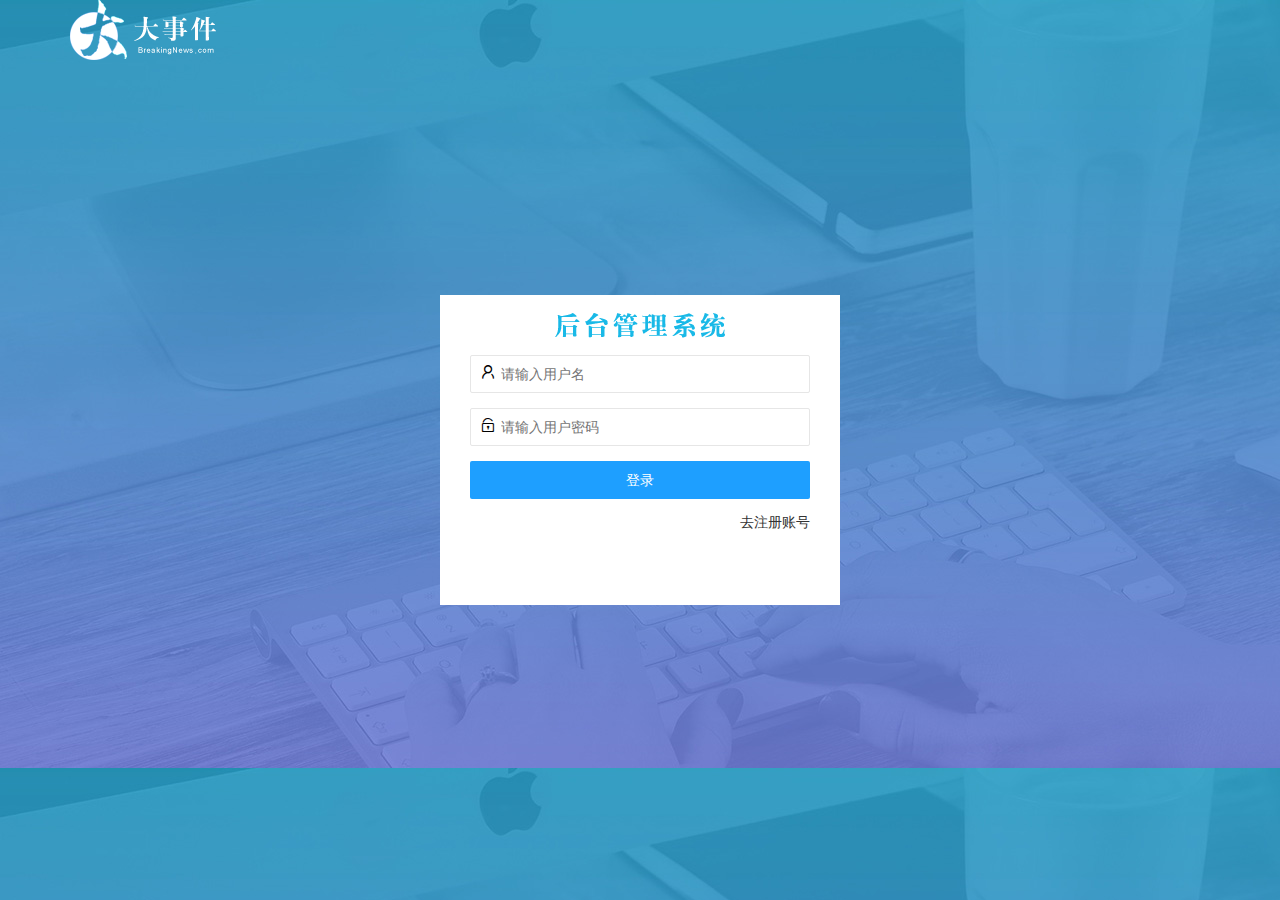
<file: Login.html>
<!DOCTYPE html>
<html lang="en">

<head>
    <meta charset="UTF-8">
    <meta http-equiv="X-UA-Compatible" content="IE=edge">
    <meta name="viewport" content="width=device-width, initial-scale=1.0">
    <!-- 导入layUI样式 -->
    <link rel="stylesheet" href="assets/lib/layui/css/layui.css">
    <link rel="stylesheet" href="assets/css/login.css">
    <title>Document</title>
</head>

<body>
    <!-- 头部logo区域 -->
    <div class="layui-main"><img src="/assets/images/logo.png" alt="大事件logo"></div>
    <!-- 登录注册区 -->
    <div class="loginAndRegBox">
        <div class="title-box"></div>
        <!-- 登录的div -->
        <div class="login-box">
            <form class="layui-form" id="form_login">
                <!-- 提示：如果你不想用form，你可以换成div等任何一个普通元素 -->
                <div class="layui-form-item">
                    <i class="layui-icon layui-icon-username"></i>
                    <input type="text" name="username" placeholder="请输入用户名" lay-verify="required" autocomplete="off"
                        class="layui-input">
                </div>
                <div class="layui-form-item">
                    <i class="layui-icon layui-icon-password"></i>
                    <input type="password" name="password" placeholder="请输入用户密码" lay-verify="required|pwd"
                        autocomplete="off" class="layui-input">
                </div>
                <!-- 登录按钮 -->
                <div class="layui-form-item"><button class="layui-btn layui-btn-fluid layui-btn-normal"
                        lay-submit>登录</button></div>

                <div class="layui-form-item links">
                    <a href="javascript:;" id="link_reg">去注册账号</a>
                </div>
            </form>
        </div>
        <!-- 注册的div -->
        <div class="reg-box">
            <form class="layui-form" id="form_reg">
                <!-- 提示：如果你不想用form，你可以换成div等任何一个普通元素 -->
                <div class="layui-form-item">
                    <i class="layui-icon layui-icon-username"></i>
                    <input type="text" name="userName" placeholder="请输入用户名" lay-verify="required" autocomplete="off"
                        class="layui-input">
                </div>
                <div class="layui-form-item">
                    <i class="layui-icon layui-icon-password"></i>
                    <input type="password" lay-verify="required" lay-verify="required|pwd" name="password"
                        id="passwordOne" placeholder="请输入用户密码" required autocomplete="off" class="layui-input">
                </div>
                <!-- 确认密码框 -->
                <div class="layui-form-item">
                    <i class="layui-icon layui-icon-password"></i>
                    <input type="password" name="rePassword" placeholder="请输入用户密码" lay-verify="required|pwd|rePwd"
                        autocomplete="off" class="layui-input">
                </div>
                <!-- 注册按钮 -->
                <div class="layui-form-item"><button class="layui-btn layui-btn-fluid layui-btn-normal"
                        lay-submit>注册</button>
                </div>
                <div class="layui-form-item links">
                    <a href="javascript:;" id="link_login">去登录账号</a>
                </div>
            </form>
        </div>
    </div>
    <!-- 导入jquery -->
    <script src="/assets/lib/jquery.js"></script>
    <!-- 导入layui的js文件 -->
    <script src="/assets/lib/layui/layui.all.js"></script>
    <script src="/assets/js/baseAPI.js"></script>
    <!-- 导入页面js -->
    <script src="/assets/js/login.js"></script>
</body>

</html>
</file>
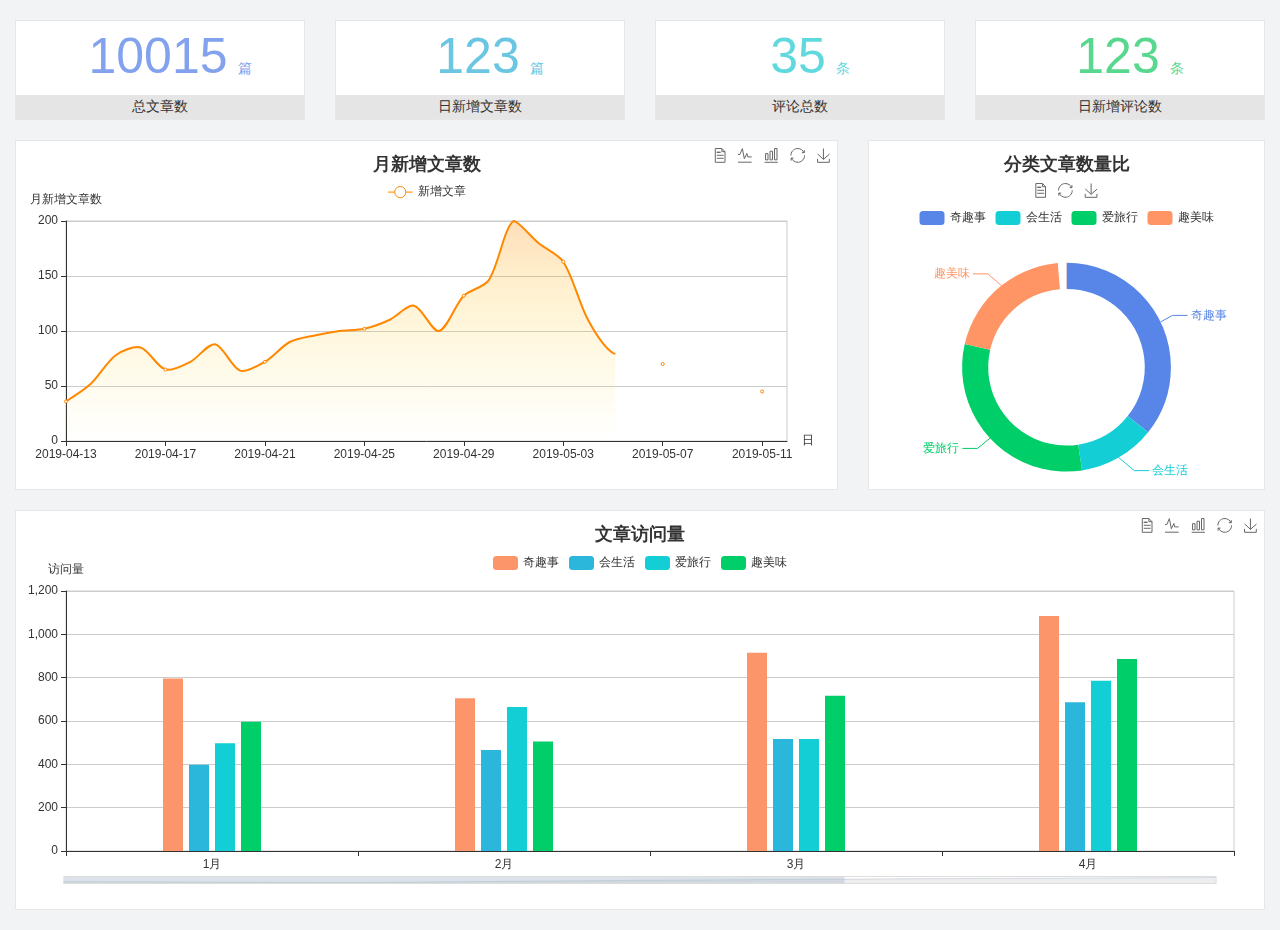
<file: home/dashboard.html>
<!DOCTYPE html>
<html lang="en">

<head>
  <meta charset="UTF-8">
  <meta name="viewport" content="width=device-width, initial-scale=1.0">
  <meta http-equiv="X-UA-Compatible" content="ie=edge">
  <title>图表统计</title>
  <link rel="stylesheet" href="../../assets/lib/bootstrap.css" />
  <link rel="stylesheet" href="../../assets/lib/main.css" />
  <script src="../../assets/lib/jquery.js"></script>
  <script type="text/javascript" src="../../assets/lib/echarts.min.js"></script>
</head>

<body>
  <div class="container-fluid">
    <div class="row spannel_list">
      <div class="col-sm-3 col-xs-6">
        <div class="spannel">
          <em>10015</em><span>篇</span>
          <b>总文章数</b>
        </div>
      </div>
      <div class="col-sm-3 col-xs-6">
        <div class="spannel scolor01">
          <em>123</em><span>篇</span>
          <b>日新增文章数</b>
        </div>
      </div>
      <div class="col-sm-3 col-xs-6">
        <div class="spannel scolor02">
          <em>35</em><span>条</span>
          <b>评论总数</b>
        </div>
      </div>
      <div class="col-sm-3 col-xs-6">
        <div class="spannel scolor03">
          <em>123</em><span>条</span>
          <b>日新增评论数</b>
        </div>
      </div>
    </div>
  </div>

  <div class="container-fluid">
    <div class="row curve-pie">
      <div class="col-lg-8 col-md-8">
        <div class="gragh_pannel" id="curve_show"></div>
      </div>
      <div class="col-lg-4 col-md-4">
        <div class="gragh_pannel" id="pie_show"></div>
      </div>
    </div>
  </div>

  <div class="container-fluid">
    <div class="column_pannel" id="column_show"></div>
  </div>

  <script>
    var oChart = echarts.init(document.getElementById('curve_show'));
    var aList_all = [
      { 'count': 36, 'date': '2019-04-13' },
      { 'count': 52, 'date': '2019-04-14' },
      { 'count': 78, 'date': '2019-04-15' },
      { 'count': 85, 'date': '2019-04-16' },
      { 'count': 65, 'date': '2019-04-17' },
      { 'count': 72, 'date': '2019-04-18' },
      { 'count': 88, 'date': '2019-04-19' },
      { 'count': 64, 'date': '2019-04-20' },
      { 'count': 72, 'date': '2019-04-21' },
      { 'count': 90, 'date': '2019-04-22' },
      { 'count': 96, 'date': '2019-04-23' },
      { 'count': 100, 'date': '2019-04-24' },
      { 'count': 102, 'date': '2019-04-25' },
      { 'count': 110, 'date': '2019-04-26' },
      { 'count': 123, 'date': '2019-04-27' },
      { 'count': 100, 'date': '2019-04-28' },
      { 'count': 132, 'date': '2019-04-29' },
      { 'count': 146, 'date': '2019-04-30' },
      { 'count': 200, 'date': '2019-05-01' },
      { 'count': 180, 'date': '2019-05-02' },
      { 'count': 163, 'date': '2019-05-03' },
      { 'count': 110, 'date': '2019-05-04' },
      { 'count': 80, 'date': '2019-05-05' },
      { 'count': 82, 'date': '2019-05-06' },
      { 'count': 70, 'date': '2019-05-07' },
      { 'count': 65, 'date': '2019-05-08' },
      { 'count': 54, 'date': '2019-05-09' },
      { 'count': 40, 'date': '2019-05-10' },
      { 'count': 45, 'date': '2019-05-11' },
      { 'count': 38, 'date': '2019-05-12' },
    ];

    let aCount = [];
    let aDate = [];

    for (var i = 0; i < aList_all.length; i++) {
      aCount.push(aList_all[i].count);
      aDate.push(aList_all[i].date);
    }

    var chartopt = {
      title: {
        text: '月新增文章数',
        left: 'center',
        top: '10'
      },
      tooltip: {
        trigger: 'axis'
      },
      legend: {
        data: ['新增文章'],
        top: '40'
      },
      toolbox: {
        show: true,
        feature: {
          mark: { show: true },
          dataView: { show: true, readOnly: false },
          magicType: { show: true, type: ['line', 'bar'] },
          restore: { show: true },
          saveAsImage: { show: true }
        }
      },
      calculable: true,
      xAxis: [
        {
          name: '日',
          type: 'category',
          boundaryGap: false,
          data: aDate
        }
      ],
      yAxis: [
        {
          name: '月新增文章数',
          type: 'value'
        }
      ],
      series: [
        {
          name: '新增文章',
          type: 'line',
          smooth: true,
          itemStyle: { normal: { areaStyle: { type: 'default' }, color: '#f80' }, lineStyle: { color: '#f80' } },
          data: aCount
        }],
      areaStyle: {
        normal: {
          color: new echarts.graphic.LinearGradient(0, 0, 0, 1, [{
            offset: 0,
            color: 'rgba(255,136,0,0.39)'
          }, {
            offset: .34,
            color: 'rgba(255,180,0,0.25)'
          }, {
            offset: 1,
            color: 'rgba(255,222,0,0.00)'
          }])

        }
      },
      grid: {
        show: true,
        x: 50,
        x2: 50,
        y: 80,
        height: 220
      }
    };

    oChart.setOption(chartopt);


    var oPie = echarts.init(document.getElementById('pie_show'));
    var oPieopt =
    {
      title: {
        top: 10,
        text: '分类文章数量比',
        x: 'center'
      },
      tooltip: {
        trigger: 'item',
        formatter: "{a} <br/>{b} : {c} ({d}%)"
      },
      color: ['#5885e8', '#13cfd5', '#00ce68', '#ff9565'],
      legend: {
        x: 'center',
        top: 65,
        data: ['奇趣事', '会生活', '爱旅行', '趣美味']
      },
      toolbox: {
        show: true,
        x: 'center',
        top: 35,
        feature: {
          mark: { show: true },
          dataView: { show: true, readOnly: false },
          magicType: {
            show: true,
            type: ['pie', 'funnel'],
            option: {
              funnel: {
                x: '25%',
                width: '50%',
                funnelAlign: 'left',
                max: 1548
              }
            }
          },
          restore: { show: true },
          saveAsImage: { show: true }
        }
      },
      calculable: true,
      series: [
        {
          name: '访问来源',
          type: 'pie',
          radius: ['45%', '60%'],
          center: ['50%', '65%'],
          data: [
            { value: 300, name: '奇趣事' },
            { value: 100, name: '会生活' },
            { value: 260, name: '爱旅行' },
            { value: 180, name: '趣美味' }
          ]
        }
      ]
    };
    oPie.setOption(oPieopt);



    var oColumn = this.echarts.init(document.getElementById('column_show'));
    var oColumnopt =
    {
      title: {
        text: '文章访问量',
        left: 'center',
        top: '10'
      },
      tooltip: {
        trigger: 'axis'
      },
      legend: {
        data: ['奇趣事', '会生活', '爱旅行', '趣美味'],
        top: '40'
      },
      toolbox: {
        show: true,
        feature: {
          mark: { show: true },
          dataView: { show: true, readOnly: false },
          magicType: { show: true, type: ['line', 'bar'] },
          restore: { show: true },
          saveAsImage: { show: true }
        }
      },
      calculable: true,
      xAxis: [
        {
          type: 'category',
          data: ['1月', '2月', '3月', '4月', '5月']
        }
      ],
      yAxis: [
        {
          name: '访问量',
          type: 'value'
        }
      ],
      series: [
        {
          name: '奇趣事',
          type: 'bar',
          barWidth: 20,
          itemStyle: {
            normal: { areaStyle: { type: 'default' }, color: '#fd956a' }
          },
          data: [800, 708, 920, 1090, 1200]
        },
        {
          name: '会生活',
          type: 'bar',
          barWidth: 20,
          itemStyle: {
            normal: { areaStyle: { type: 'default' }, color: '#2bb6db' }
          },
          data: [400, 468, 520, 690, 800]
        },
        {
          name: '爱旅行',
          type: 'bar',
          barWidth: 20,
          itemStyle: {
            normal: { areaStyle: { type: 'default' }, color: '#13cfd5' }
          },
          data: [500, 668, 520, 790, 900]
        },
        {
          name: '趣美味',
          type: 'bar',
          barWidth: 20,
          itemStyle: {
            normal: { areaStyle: { type: 'default' }, color: '#00ce68' }
          },
          data: [600, 508, 720, 890, 1000]
        }
      ],
      grid: {
        show: true,
        x: 50,
        x2: 30,
        y: 80,
        height: 260
      },
      dataZoom: [//给x轴设置滚动条
        {
          start: 0,//默认为0
          end: 100 - 1000 / 31,//默认为100
          type: 'slider',
          show: true,
          xAxisIndex: [0],
          handleSize: 0,//滑动条的 左右2个滑动条的大小
          height: 8,//组件高度
          left: 45, //左边的距离
          right: 50,//右边的距离
          bottom: 26,//右边的距离
          handleColor: '#ddd',//h滑动图标的颜色
          handleStyle: {
            borderColor: "#cacaca",
            borderWidth: "1",
            shadowBlur: 2,
            background: "#ddd",
            shadowColor: "#ddd",
          }
        }]
    };
    oColumn.setOption(oColumnopt);
  </script>
</body>

</html>
</file>
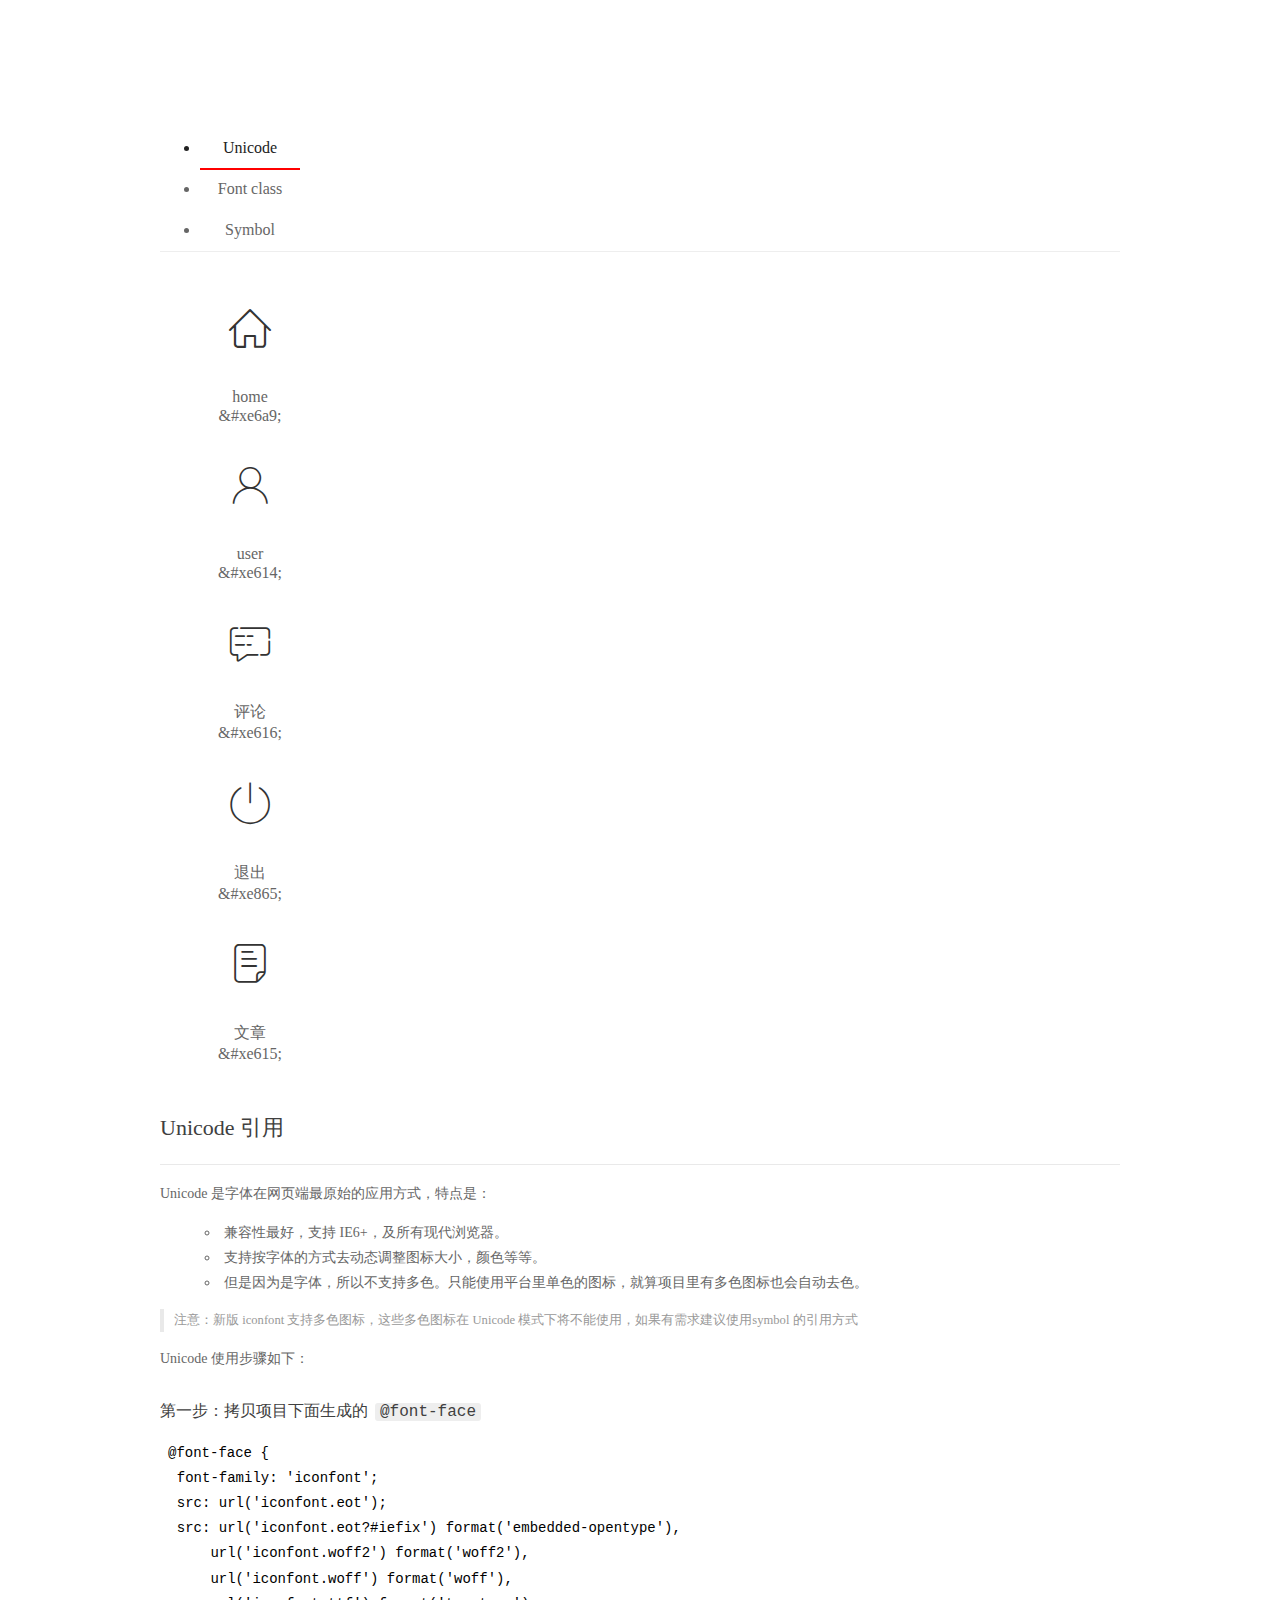
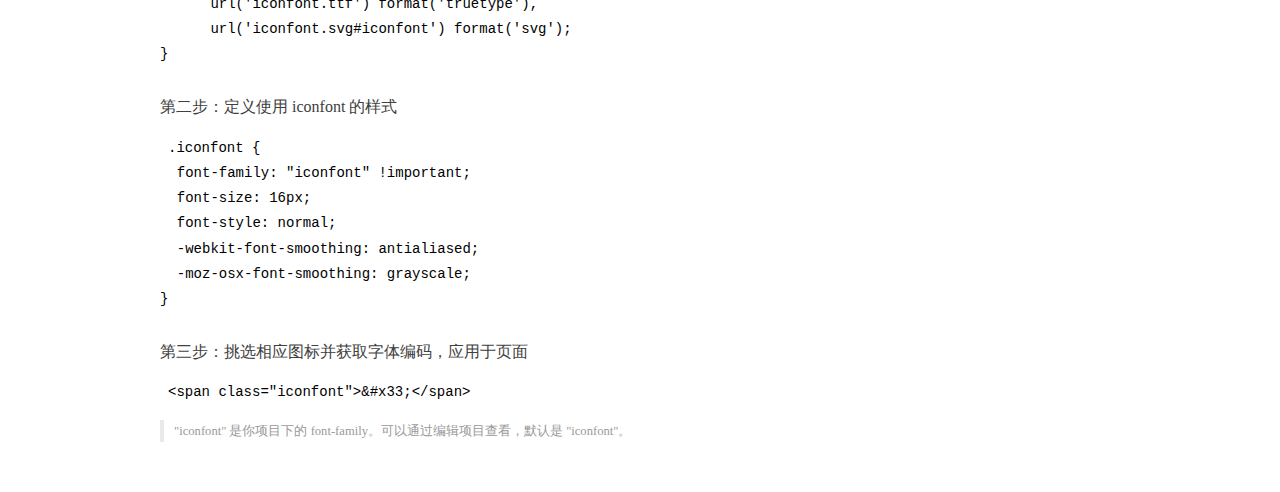
<file: assets/fonts/demo_index.html>
<!DOCTYPE html>
<html>
<head>
  <meta charset="utf-8"/>
  <title>IconFont Demo</title>
  <link rel="shortcut icon" href="https://gtms04.alicdn.com/tps/i4/TB1_oz6GVXXXXaFXpXXJDFnIXXX-64-64.ico" type="image/x-icon"/>
  <link rel="stylesheet" href="https://g.alicdn.com/thx/cube/1.3.2/cube.min.css">
  <link rel="stylesheet" href="demo.css">
  <link rel="stylesheet" href="iconfont.css">
  <script src="iconfont.js"></script>
  <!-- jQuery -->
  <script src="https://a1.alicdn.com/oss/uploads/2018/12/26/7bfddb60-08e8-11e9-9b04-53e73bb6408b.js"></script>
  <!-- 代码高亮 -->
  <script src="https://a1.alicdn.com/oss/uploads/2018/12/26/a3f714d0-08e6-11e9-8a15-ebf944d7534c.js"></script>
</head>
<body>
  <div class="main">
    <h1 class="logo"><a href="https://www.iconfont.cn/" title="iconfont 首页" target="_blank">&#xe86b;</a></h1>
    <div class="nav-tabs">
      <ul id="tabs" class="dib-box">
        <li class="dib active"><span>Unicode</span></li>
        <li class="dib"><span>Font class</span></li>
        <li class="dib"><span>Symbol</span></li>
      </ul>
      
    </div>
    <div class="tab-container">
      <div class="content unicode" style="display: block;">
          <ul class="icon_lists dib-box">
          
            <li class="dib">
              <span class="icon iconfont">&#xe6a9;</span>
                <div class="name">home</div>
                <div class="code-name">&amp;#xe6a9;</div>
              </li>
          
            <li class="dib">
              <span class="icon iconfont">&#xe614;</span>
                <div class="name">user</div>
                <div class="code-name">&amp;#xe614;</div>
              </li>
          
            <li class="dib">
              <span class="icon iconfont">&#xe616;</span>
                <div class="name">评论</div>
                <div class="code-name">&amp;#xe616;</div>
              </li>
          
            <li class="dib">
              <span class="icon iconfont">&#xe865;</span>
                <div class="name">退出</div>
                <div class="code-name">&amp;#xe865;</div>
              </li>
          
            <li class="dib">
              <span class="icon iconfont">&#xe615;</span>
                <div class="name">文章</div>
                <div class="code-name">&amp;#xe615;</div>
              </li>
          
          </ul>
          <div class="article markdown">
          <h2 id="unicode-">Unicode 引用</h2>
          <hr>

          <p>Unicode 是字体在网页端最原始的应用方式，特点是：</p>
          <ul>
            <li>兼容性最好，支持 IE6+，及所有现代浏览器。</li>
            <li>支持按字体的方式去动态调整图标大小，颜色等等。</li>
            <li>但是因为是字体，所以不支持多色。只能使用平台里单色的图标，就算项目里有多色图标也会自动去色。</li>
          </ul>
          <blockquote>
            <p>注意：新版 iconfont 支持多色图标，这些多色图标在 Unicode 模式下将不能使用，如果有需求建议使用symbol 的引用方式</p>
          </blockquote>
          <p>Unicode 使用步骤如下：</p>
          <h3 id="-font-face">第一步：拷贝项目下面生成的 <code>@font-face</code></h3>
<pre><code class="language-css"
>@font-face {
  font-family: 'iconfont';
  src: url('iconfont.eot');
  src: url('iconfont.eot?#iefix') format('embedded-opentype'),
      url('iconfont.woff2') format('woff2'),
      url('iconfont.woff') format('woff'),
      url('iconfont.ttf') format('truetype'),
      url('iconfont.svg#iconfont') format('svg');
}
</code></pre>
          <h3 id="-iconfont-">第二步：定义使用 iconfont 的样式</h3>
<pre><code class="language-css"
>.iconfont {
  font-family: "iconfont" !important;
  font-size: 16px;
  font-style: normal;
  -webkit-font-smoothing: antialiased;
  -moz-osx-font-smoothing: grayscale;
}
</code></pre>
          <h3 id="-">第三步：挑选相应图标并获取字体编码，应用于页面</h3>
<pre>
<code class="language-html"
>&lt;span class="iconfont"&gt;&amp;#x33;&lt;/span&gt;
</code></pre>
          <blockquote>
            <p>"iconfont" 是你项目下的 font-family。可以通过编辑项目查看，默认是 "iconfont"。</p>
          </blockquote>
          </div>
      </div>
      <div class="content font-class">
        <ul class="icon_lists dib-box">
          
          <li class="dib">
            <span class="icon iconfont icon-home"></span>
            <div class="name">
              home
            </div>
            <div class="code-name">.icon-home
            </div>
          </li>
          
          <li class="dib">
            <span class="icon iconfont icon-user"></span>
            <div class="name">
              user
            </div>
            <div class="code-name">.icon-user
            </div>
          </li>
          
          <li class="dib">
            <span class="icon iconfont icon-pinglun"></span>
            <div class="name">
              评论
            </div>
            <div class="code-name">.icon-pinglun
            </div>
          </li>
          
          <li class="dib">
            <span class="icon iconfont icon-tuichu"></span>
            <div class="name">
              退出
            </div>
            <div class="code-name">.icon-tuichu
            </div>
          </li>
          
          <li class="dib">
            <span class="icon iconfont icon-16"></span>
            <div class="name">
              文章
            </div>
            <div class="code-name">.icon-16
            </div>
          </li>
          
        </ul>
        <div class="article markdown">
        <h2 id="font-class-">font-class 引用</h2>
        <hr>

        <p>font-class 是 Unicode 使用方式的一种变种，主要是解决 Unicode 书写不直观，语意不明确的问题。</p>
        <p>与 Unicode 使用方式相比，具有如下特点：</p>
        <ul>
          <li>兼容性良好，支持 IE8+，及所有现代浏览器。</li>
          <li>相比于 Unicode 语意明确，书写更直观。可以很容易分辨这个 icon 是什么。</li>
          <li>因为使用 class 来定义图标，所以当要替换图标时，只需要修改 class 里面的 Unicode 引用。</li>
          <li>不过因为本质上还是使用的字体，所以多色图标还是不支持的。</li>
        </ul>
        <p>使用步骤如下：</p>
        <h3 id="-fontclass-">第一步：引入项目下面生成的 fontclass 代码：</h3>
<pre><code class="language-html">&lt;link rel="stylesheet" href="./iconfont.css"&gt;
</code></pre>
        <h3 id="-">第二步：挑选相应图标并获取类名，应用于页面：</h3>
<pre><code class="language-html">&lt;span class="iconfont icon-xxx"&gt;&lt;/span&gt;
</code></pre>
        <blockquote>
          <p>"
            iconfont" 是你项目下的 font-family。可以通过编辑项目查看，默认是 "iconfont"。</p>
        </blockquote>
      </div>
      </div>
      <div class="content symbol">
          <ul class="icon_lists dib-box">
          
            <li class="dib">
                <svg class="icon svg-icon" aria-hidden="true">
                  <use xlink:href="#icon-home"></use>
                </svg>
                <div class="name">home</div>
                <div class="code-name">#icon-home</div>
            </li>
          
            <li class="dib">
                <svg class="icon svg-icon" aria-hidden="true">
                  <use xlink:href="#icon-user"></use>
                </svg>
                <div class="name">user</div>
                <div class="code-name">#icon-user</div>
            </li>
          
            <li class="dib">
                <svg class="icon svg-icon" aria-hidden="true">
                  <use xlink:href="#icon-pinglun"></use>
                </svg>
                <div class="name">评论</div>
                <div class="code-name">#icon-pinglun</div>
            </li>
          
            <li class="dib">
                <svg class="icon svg-icon" aria-hidden="true">
                  <use xlink:href="#icon-tuichu"></use>
                </svg>
                <div class="name">退出</div>
                <div class="code-name">#icon-tuichu</div>
            </li>
          
            <li class="dib">
                <svg class="icon svg-icon" aria-hidden="true">
                  <use xlink:href="#icon-16"></use>
                </svg>
                <div class="name">文章</div>
                <div class="code-name">#icon-16</div>
            </li>
          
          </ul>
          <div class="article markdown">
          <h2 id="symbol-">Symbol 引用</h2>
          <hr>

          <p>这是一种全新的使用方式，应该说这才是未来的主流，也是平台目前推荐的用法。相关介绍可以参考这篇<a href="">文章</a>
            这种用法其实是做了一个 SVG 的集合，与另外两种相比具有如下特点：</p>
          <ul>
            <li>支持多色图标了，不再受单色限制。</li>
            <li>通过一些技巧，支持像字体那样，通过 <code>font-size</code>, <code>color</code> 来调整样式。</li>
            <li>兼容性较差，支持 IE9+，及现代浏览器。</li>
            <li>浏览器渲染 SVG 的性能一般，还不如 png。</li>
          </ul>
          <p>使用步骤如下：</p>
          <h3 id="-symbol-">第一步：引入项目下面生成的 symbol 代码：</h3>
<pre><code class="language-html">&lt;script src="./iconfont.js"&gt;&lt;/script&gt;
</code></pre>
          <h3 id="-css-">第二步：加入通用 CSS 代码（引入一次就行）：</h3>
<pre><code class="language-html">&lt;style&gt;
.icon {
  width: 1em;
  height: 1em;
  vertical-align: -0.15em;
  fill: currentColor;
  overflow: hidden;
}
&lt;/style&gt;
</code></pre>
          <h3 id="-">第三步：挑选相应图标并获取类名，应用于页面：</h3>
<pre><code class="language-html">&lt;svg class="icon" aria-hidden="true"&gt;
  &lt;use xlink:href="#icon-xxx"&gt;&lt;/use&gt;
&lt;/svg&gt;
</code></pre>
          </div>
      </div>

    </div>
  </div>
  <script>
  $(document).ready(function () {
      $('.tab-container .content:first').show()

      $('#tabs li').click(function (e) {
        var tabContent = $('.tab-container .content')
        var index = $(this).index()

        if ($(this).hasClass('active')) {
          return
        } else {
          $('#tabs li').removeClass('active')
          $(this).addClass('active')

          tabContent.hide().eq(index).fadeIn()
        }
      })
    })
  </script>
</body>
</html>
</file>
<file: assets/lib/layui/css/layui.css>
/** layui-v2.5.5 MIT License By https://www.layui.com */
 .layui-inline,img{display:inline-block;vertical-align:middle}h1,h2,h3,h4,h5,h6{font-weight:400}.layui-edge,.layui-header,.layui-inline,.layui-main{position:relative}.layui-body,.layui-edge,.layui-elip{overflow:hidden}.layui-btn,.layui-edge,.layui-inline,img{vertical-align:middle}.layui-btn,.layui-disabled,.layui-icon,.layui-unselect{-moz-user-select:none;-webkit-user-select:none;-ms-user-select:none}.layui-elip,.layui-form-checkbox span,.layui-form-pane .layui-form-label{text-overflow:ellipsis;white-space:nowrap}.layui-breadcrumb,.layui-tree-btnGroup{visibility:hidden}blockquote,body,button,dd,div,dl,dt,form,h1,h2,h3,h4,h5,h6,input,li,ol,p,pre,td,textarea,th,ul{margin:0;padding:0;-webkit-tap-highlight-color:rgba(0,0,0,0)}a:active,a:hover{outline:0}img{border:none}li{list-style:none}table{border-collapse:collapse;border-spacing:0}h4,h5,h6{font-size:100%}button,input,optgroup,option,select,textarea{font-family:inherit;font-size:inherit;font-style:inherit;font-weight:inherit;outline:0}pre{white-space:pre-wrap;white-space:-moz-pre-wrap;white-space:-pre-wrap;white-space:-o-pre-wrap;word-wrap:break-word}body{line-height:24px;font:14px Helvetica Neue,Helvetica,PingFang SC,Tahoma,Arial,sans-serif}hr{height:1px;margin:10px 0;border:0;clear:both}a{color:#333;text-decoration:none}a:hover{color:#777}a cite{font-style:normal;*cursor:pointer}.layui-border-box,.layui-border-box *{box-sizing:border-box}.layui-box,.layui-box *{box-sizing:content-box}.layui-clear{clear:both;*zoom:1}.layui-clear:after{content:'\20';clear:both;*zoom:1;display:block;height:0}.layui-inline{*display:inline;*zoom:1}.layui-edge{display:inline-block;width:0;height:0;border-width:6px;border-style:dashed;border-color:transparent}.layui-edge-top{top:-4px;border-bottom-color:#999;border-bottom-style:solid}.layui-edge-right{border-left-color:#999;border-left-style:solid}.layui-edge-bottom{top:2px;border-top-color:#999;border-top-style:solid}.layui-edge-left{border-right-color:#999;border-right-style:solid}.layui-disabled,.layui-disabled:hover{color:#d2d2d2!important;cursor:not-allowed!important}.layui-circle{border-radius:100%}.layui-show{display:block!important}.layui-hide{display:none!important}@font-face{font-family:layui-icon;src:url(../font/iconfont.eot?v=250);src:url(../font/iconfont.eot?v=250#iefix) format('embedded-opentype'),url(../font/iconfont.woff2?v=250) format('woff2'),url(../font/iconfont.woff?v=250) format('woff'),url(../font/iconfont.ttf?v=250) format('truetype'),url(../font/iconfont.svg?v=250#layui-icon) format('svg')}.layui-icon{font-family:layui-icon!important;font-size:16px;font-style:normal;-webkit-font-smoothing:antialiased;-moz-osx-font-smoothing:grayscale}.layui-icon-reply-fill:before{content:"\e611"}.layui-icon-set-fill:before{content:"\e614"}.layui-icon-menu-fill:before{content:"\e60f"}.layui-icon-search:before{content:"\e615"}.layui-icon-share:before{content:"\e641"}.layui-icon-set-sm:before{content:"\e620"}.layui-icon-engine:before{content:"\e628"}.layui-icon-close:before{content:"\1006"}.layui-icon-close-fill:before{content:"\1007"}.layui-icon-chart-screen:before{content:"\e629"}.layui-icon-star:before{content:"\e600"}.layui-icon-circle-dot:before{content:"\e617"}.layui-icon-chat:before{content:"\e606"}.layui-icon-release:before{content:"\e609"}.layui-icon-list:before{content:"\e60a"}.layui-icon-chart:before{content:"\e62c"}.layui-icon-ok-circle:before{content:"\1005"}.layui-icon-layim-theme:before{content:"\e61b"}.layui-icon-table:before{content:"\e62d"}.layui-icon-right:before{content:"\e602"}.layui-icon-left:before{content:"\e603"}.layui-icon-cart-simple:before{content:"\e698"}.layui-icon-face-cry:before{content:"\e69c"}.layui-icon-face-smile:before{content:"\e6af"}.layui-icon-survey:before{content:"\e6b2"}.layui-icon-tree:before{content:"\e62e"}.layui-icon-upload-circle:before{content:"\e62f"}.layui-icon-add-circle:before{content:"\e61f"}.layui-icon-download-circle:before{content:"\e601"}.layui-icon-templeate-1:before{content:"\e630"}.layui-icon-util:before{content:"\e631"}.layui-icon-face-surprised:before{content:"\e664"}.layui-icon-edit:before{content:"\e642"}.layui-icon-speaker:before{content:"\e645"}.layui-icon-down:before{content:"\e61a"}.layui-icon-file:before{content:"\e621"}.layui-icon-layouts:before{content:"\e632"}.layui-icon-rate-half:before{content:"\e6c9"}.layui-icon-add-circle-fine:before{content:"\e608"}.layui-icon-prev-circle:before{content:"\e633"}.layui-icon-read:before{content:"\e705"}.layui-icon-404:before{content:"\e61c"}.layui-icon-carousel:before{content:"\e634"}.layui-icon-help:before{content:"\e607"}.layui-icon-code-circle:before{content:"\e635"}.layui-icon-water:before{content:"\e636"}.layui-icon-username:before{content:"\e66f"}.layui-icon-find-fill:before{content:"\e670"}.layui-icon-about:before{content:"\e60b"}.layui-icon-location:before{content:"\e715"}.layui-icon-up:before{content:"\e619"}.layui-icon-pause:before{content:"\e651"}.layui-icon-date:before{content:"\e637"}.layui-icon-layim-uploadfile:before{content:"\e61d"}.layui-icon-delete:before{content:"\e640"}.layui-icon-play:before{content:"\e652"}.layui-icon-top:before{content:"\e604"}.layui-icon-friends:before{content:"\e612"}.layui-icon-refresh-3:before{content:"\e9aa"}.layui-icon-ok:before{content:"\e605"}.layui-icon-layer:before{content:"\e638"}.layui-icon-face-smile-fine:before{content:"\e60c"}.layui-icon-dollar:before{content:"\e659"}.layui-icon-group:before{content:"\e613"}.layui-icon-layim-download:before{content:"\e61e"}.layui-icon-picture-fine:before{content:"\e60d"}.layui-icon-link:before{content:"\e64c"}.layui-icon-diamond:before{content:"\e735"}.layui-icon-log:before{content:"\e60e"}.layui-icon-rate-solid:before{content:"\e67a"}.layui-icon-fonts-del:before{content:"\e64f"}.layui-icon-unlink:before{content:"\e64d"}.layui-icon-fonts-clear:before{content:"\e639"}.layui-icon-triangle-r:before{content:"\e623"}.layui-icon-circle:before{content:"\e63f"}.layui-icon-radio:before{content:"\e643"}.layui-icon-align-center:before{content:"\e647"}.layui-icon-align-right:before{content:"\e648"}.layui-icon-align-left:before{content:"\e649"}.layui-icon-loading-1:before{content:"\e63e"}.layui-icon-return:before{content:"\e65c"}.layui-icon-fonts-strong:before{content:"\e62b"}.layui-icon-upload:before{content:"\e67c"}.layui-icon-dialogue:before{content:"\e63a"}.layui-icon-video:before{content:"\e6ed"}.layui-icon-headset:before{content:"\e6fc"}.layui-icon-cellphone-fine:before{content:"\e63b"}.layui-icon-add-1:before{content:"\e654"}.layui-icon-face-smile-b:before{content:"\e650"}.layui-icon-fonts-html:before{content:"\e64b"}.layui-icon-form:before{content:"\e63c"}.layui-icon-cart:before{content:"\e657"}.layui-icon-camera-fill:before{content:"\e65d"}.layui-icon-tabs:before{content:"\e62a"}.layui-icon-fonts-code:before{content:"\e64e"}.layui-icon-fire:before{content:"\e756"}.layui-icon-set:before{content:"\e716"}.layui-icon-fonts-u:before{content:"\e646"}.layui-icon-triangle-d:before{content:"\e625"}.layui-icon-tips:before{content:"\e702"}.layui-icon-picture:before{content:"\e64a"}.layui-icon-more-vertical:before{content:"\e671"}.layui-icon-flag:before{content:"\e66c"}.layui-icon-loading:before{content:"\e63d"}.layui-icon-fonts-i:before{content:"\e644"}.layui-icon-refresh-1:before{content:"\e666"}.layui-icon-rmb:before{content:"\e65e"}.layui-icon-home:before{content:"\e68e"}.layui-icon-user:before{content:"\e770"}.layui-icon-notice:before{content:"\e667"}.layui-icon-login-weibo:before{content:"\e675"}.layui-icon-voice:before{content:"\e688"}.layui-icon-upload-drag:before{content:"\e681"}.layui-icon-login-qq:before{content:"\e676"}.layui-icon-snowflake:before{content:"\e6b1"}.layui-icon-file-b:before{content:"\e655"}.layui-icon-template:before{content:"\e663"}.layui-icon-auz:before{content:"\e672"}.layui-icon-console:before{content:"\e665"}.layui-icon-app:before{content:"\e653"}.layui-icon-prev:before{content:"\e65a"}.layui-icon-website:before{content:"\e7ae"}.layui-icon-next:before{content:"\e65b"}.layui-icon-component:before{content:"\e857"}.layui-icon-more:before{content:"\e65f"}.layui-icon-login-wechat:before{content:"\e677"}.layui-icon-shrink-right:before{content:"\e668"}.layui-icon-spread-left:before{content:"\e66b"}.layui-icon-camera:before{content:"\e660"}.layui-icon-note:before{content:"\e66e"}.layui-icon-refresh:before{content:"\e669"}.layui-icon-female:before{content:"\e661"}.layui-icon-male:before{content:"\e662"}.layui-icon-password:before{content:"\e673"}.layui-icon-senior:before{content:"\e674"}.layui-icon-theme:before{content:"\e66a"}.layui-icon-tread:before{content:"\e6c5"}.layui-icon-praise:before{content:"\e6c6"}.layui-icon-star-fill:before{content:"\e658"}.layui-icon-rate:before{content:"\e67b"}.layui-icon-template-1:before{content:"\e656"}.layui-icon-vercode:before{content:"\e679"}.layui-icon-cellphone:before{content:"\e678"}.layui-icon-screen-full:before{content:"\e622"}.layui-icon-screen-restore:before{content:"\e758"}.layui-icon-cols:before{content:"\e610"}.layui-icon-export:before{content:"\e67d"}.layui-icon-print:before{content:"\e66d"}.layui-icon-slider:before{content:"\e714"}.layui-icon-addition:before{content:"\e624"}.layui-icon-subtraction:before{content:"\e67e"}.layui-icon-service:before{content:"\e626"}.layui-icon-transfer:before{content:"\e691"}.layui-main{width:1140px;margin:0 auto}.layui-header{z-index:1000;height:60px}.layui-header a:hover{transition:all .5s;-webkit-transition:all .5s}.layui-side{position:fixed;left:0;top:0;bottom:0;z-index:999;width:200px;overflow-x:hidden}.layui-side-scroll{position:relative;width:220px;height:100%;overflow-x:hidden}.layui-body{position:absolute;left:200px;right:0;top:0;bottom:0;z-index:998;width:auto;overflow-y:auto;box-sizing:border-box}.layui-layout-body{overflow:hidden}.layui-layout-admin .layui-header{background-color:#23262E}.layui-layout-admin .layui-side{top:60px;width:200px;overflow-x:hidden}.layui-layout-admin .layui-body{position:fixed;top:60px;bottom:44px}.layui-layout-admin .layui-main{width:auto;margin:0 15px}.layui-layout-admin .layui-footer{position:fixed;left:200px;right:0;bottom:0;height:44px;line-height:44px;padding:0 15px;background-color:#eee}.layui-layout-admin .layui-logo{position:absolute;left:0;top:0;width:200px;height:100%;line-height:60px;text-align:center;color:#009688;font-size:16px}.layui-layout-admin .layui-header .layui-nav{background:0 0}.layui-layout-left{position:absolute!important;left:200px;top:0}.layui-layout-right{position:absolute!important;right:0;top:0}.layui-container{position:relative;margin:0 auto;padding:0 15px;box-sizing:border-box}.layui-fluid{position:relative;margin:0 auto;padding:0 15px}.layui-row:after,.layui-row:before{content:'';display:block;clear:both}.layui-col-lg1,.layui-col-lg10,.layui-col-lg11,.layui-col-lg12,.layui-col-lg2,.layui-col-lg3,.layui-col-lg4,.layui-col-lg5,.layui-col-lg6,.layui-col-lg7,.layui-col-lg8,.layui-col-lg9,.layui-col-md1,.layui-col-md10,.layui-col-md11,.layui-col-md12,.layui-col-md2,.layui-col-md3,.layui-col-md4,.layui-col-md5,.layui-col-md6,.layui-col-md7,.layui-col-md8,.layui-col-md9,.layui-col-sm1,.layui-col-sm10,.layui-col-sm11,.layui-col-sm12,.layui-col-sm2,.layui-col-sm3,.layui-col-sm4,.layui-col-sm5,.layui-col-sm6,.layui-col-sm7,.layui-col-sm8,.layui-col-sm9,.layui-col-xs1,.layui-col-xs10,.layui-col-xs11,.layui-col-xs12,.layui-col-xs2,.layui-col-xs3,.layui-col-xs4,.layui-col-xs5,.layui-col-xs6,.layui-col-xs7,.layui-col-xs8,.layui-col-xs9{position:relative;display:block;box-sizing:border-box}.layui-col-xs1,.layui-col-xs10,.layui-col-xs11,.layui-col-xs12,.layui-col-xs2,.layui-col-xs3,.layui-col-xs4,.layui-col-xs5,.layui-col-xs6,.layui-col-xs7,.layui-col-xs8,.layui-col-xs9{float:left}.layui-col-xs1{width:8.33333333%}.layui-col-xs2{width:16.66666667%}.layui-col-xs3{width:25%}.layui-col-xs4{width:33.33333333%}.layui-col-xs5{width:41.66666667%}.layui-col-xs6{width:50%}.layui-col-xs7{width:58.33333333%}.layui-col-xs8{width:66.66666667%}.layui-col-xs9{width:75%}.layui-col-xs10{width:83.33333333%}.layui-col-xs11{width:91.66666667%}.layui-col-xs12{width:100%}.layui-col-xs-offset1{margin-left:8.33333333%}.layui-col-xs-offset2{margin-left:16.66666667%}.layui-col-xs-offset3{margin-left:25%}.layui-col-xs-offset4{margin-left:33.33333333%}.layui-col-xs-offset5{margin-left:41.66666667%}.layui-col-xs-offset6{margin-left:50%}.layui-col-xs-offset7{margin-left:58.33333333%}.layui-col-xs-offset8{margin-left:66.66666667%}.layui-col-xs-offset9{margin-left:75%}.layui-col-xs-offset10{margin-left:83.33333333%}.layui-col-xs-offset11{margin-left:91.66666667%}.layui-col-xs-offset12{margin-left:100%}@media screen and (max-width:768px){.layui-hide-xs{display:none!important}.layui-show-xs-block{display:block!important}.layui-show-xs-inline{display:inline!important}.layui-show-xs-inline-block{display:inline-block!important}}@media screen and (min-width:768px){.layui-container{width:750px}.layui-hide-sm{display:none!important}.layui-show-sm-block{display:block!important}.layui-show-sm-inline{display:inline!important}.layui-show-sm-inline-block{display:inline-block!important}.layui-col-sm1,.layui-col-sm10,.layui-col-sm11,.layui-col-sm12,.layui-col-sm2,.layui-col-sm3,.layui-col-sm4,.layui-col-sm5,.layui-col-sm6,.layui-col-sm7,.layui-col-sm8,.layui-col-sm9{float:left}.layui-col-sm1{width:8.33333333%}.layui-col-sm2{width:16.66666667%}.layui-col-sm3{width:25%}.layui-col-sm4{width:33.33333333%}.layui-col-sm5{width:41.66666667%}.layui-col-sm6{width:50%}.layui-col-sm7{width:58.33333333%}.layui-col-sm8{width:66.66666667%}.layui-col-sm9{width:75%}.layui-col-sm10{width:83.33333333%}.layui-col-sm11{width:91.66666667%}.layui-col-sm12{width:100%}.layui-col-sm-offset1{margin-left:8.33333333%}.layui-col-sm-offset2{margin-left:16.66666667%}.layui-col-sm-offset3{margin-left:25%}.layui-col-sm-offset4{margin-left:33.33333333%}.layui-col-sm-offset5{margin-left:41.66666667%}.layui-col-sm-offset6{margin-left:50%}.layui-col-sm-offset7{margin-left:58.33333333%}.layui-col-sm-offset8{margin-left:66.66666667%}.layui-col-sm-offset9{margin-left:75%}.layui-col-sm-offset10{margin-left:83.33333333%}.layui-col-sm-offset11{margin-left:91.66666667%}.layui-col-sm-offset12{margin-left:100%}}@media screen and (min-width:992px){.layui-container{width:970px}.layui-hide-md{display:none!important}.layui-show-md-block{display:block!important}.layui-show-md-inline{display:inline!important}.layui-show-md-inline-block{display:inline-block!important}.layui-col-md1,.layui-col-md10,.layui-col-md11,.layui-col-md12,.layui-col-md2,.layui-col-md3,.layui-col-md4,.layui-col-md5,.layui-col-md6,.layui-col-md7,.layui-col-md8,.layui-col-md9{float:left}.layui-col-md1{width:8.33333333%}.layui-col-md2{width:16.66666667%}.layui-col-md3{width:25%}.layui-col-md4{width:33.33333333%}.layui-col-md5{width:41.66666667%}.layui-col-md6{width:50%}.layui-col-md7{width:58.33333333%}.layui-col-md8{width:66.66666667%}.layui-col-md9{width:75%}.layui-col-md10{width:83.33333333%}.layui-col-md11{width:91.66666667%}.layui-col-md12{width:100%}.layui-col-md-offset1{margin-left:8.33333333%}.layui-col-md-offset2{margin-left:16.66666667%}.layui-col-md-offset3{margin-left:25%}.layui-col-md-offset4{margin-left:33.33333333%}.layui-col-md-offset5{margin-left:41.66666667%}.layui-col-md-offset6{margin-left:50%}.layui-col-md-offset7{margin-left:58.33333333%}.layui-col-md-offset8{margin-left:66.66666667%}.layui-col-md-offset9{margin-left:75%}.layui-col-md-offset10{margin-left:83.33333333%}.layui-col-md-offset11{margin-left:91.66666667%}.layui-col-md-offset12{margin-left:100%}}@media screen and (min-width:1200px){.layui-container{width:1170px}.layui-hide-lg{display:none!important}.layui-show-lg-block{display:block!important}.layui-show-lg-inline{display:inline!important}.layui-show-lg-inline-block{display:inline-block!important}.layui-col-lg1,.layui-col-lg10,.layui-col-lg11,.layui-col-lg12,.layui-col-lg2,.layui-col-lg3,.layui-col-lg4,.layui-col-lg5,.layui-col-lg6,.layui-col-lg7,.layui-col-lg8,.layui-col-lg9{float:left}.layui-col-lg1{width:8.33333333%}.layui-col-lg2{width:16.66666667%}.layui-col-lg3{width:25%}.layui-col-lg4{width:33.33333333%}.layui-col-lg5{width:41.66666667%}.layui-col-lg6{width:50%}.layui-col-lg7{width:58.33333333%}.layui-col-lg8{width:66.66666667%}.layui-col-lg9{width:75%}.layui-col-lg10{width:83.33333333%}.layui-col-lg11{width:91.66666667%}.layui-col-lg12{width:100%}.layui-col-lg-offset1{margin-left:8.33333333%}.layui-col-lg-offset2{margin-left:16.66666667%}.layui-col-lg-offset3{margin-left:25%}.layui-col-lg-offset4{margin-left:33.33333333%}.layui-col-lg-offset5{margin-left:41.66666667%}.layui-col-lg-offset6{margin-left:50%}.layui-col-lg-offset7{margin-left:58.33333333%}.layui-col-lg-offset8{margin-left:66.66666667%}.layui-col-lg-offset9{margin-left:75%}.layui-col-lg-offset10{margin-left:83.33333333%}.layui-col-lg-offset11{margin-left:91.66666667%}.layui-col-lg-offset12{margin-left:100%}}.layui-col-space1{margin:-.5px}.layui-col-space1>*{padding:.5px}.layui-col-space3{margin:-1.5px}.layui-col-space3>*{padding:1.5px}.layui-col-space5{margin:-2.5px}.layui-col-space5>*{padding:2.5px}.layui-col-space8{margin:-3.5px}.layui-col-space8>*{padding:3.5px}.layui-col-space10{margin:-5px}.layui-col-space10>*{padding:5px}.layui-col-space12{margin:-6px}.layui-col-space12>*{padding:6px}.layui-col-space15{margin:-7.5px}.layui-col-space15>*{padding:7.5px}.layui-col-space18{margin:-9px}.layui-col-space18>*{padding:9px}.layui-col-space20{margin:-10px}.layui-col-space20>*{padding:10px}.layui-col-space22{margin:-11px}.layui-col-space22>*{padding:11px}.layui-col-space25{margin:-12.5px}.layui-col-space25>*{padding:12.5px}.layui-col-space30{margin:-15px}.layui-col-space30>*{padding:15px}.layui-btn,.layui-input,.layui-select,.layui-textarea,.layui-upload-button{outline:0;-webkit-appearance:none;transition:all .3s;-webkit-transition:all .3s;box-sizing:border-box}.layui-elem-quote{margin-bottom:10px;padding:15px;line-height:22px;border-left:5px solid #009688;border-radius:0 2px 2px 0;background-color:#f2f2f2}.layui-quote-nm{border-style:solid;border-width:1px 1px 1px 5px;background:0 0}.layui-elem-field{margin-bottom:10px;padding:0;border-width:1px;border-style:solid}.layui-elem-field legend{margin-left:20px;padding:0 10px;font-size:20px;font-weight:300}.layui-field-title{margin:10px 0 20px;border-width:1px 0 0}.layui-field-box{padding:10px 15px}.layui-field-title .layui-field-box{padding:10px 0}.layui-progress{position:relative;height:6px;border-radius:20px;background-color:#e2e2e2}.layui-progress-bar{position:absolute;left:0;top:0;width:0;max-width:100%;height:6px;border-radius:20px;text-align:right;background-color:#5FB878;transition:all .3s;-webkit-transition:all .3s}.layui-progress-big,.layui-progress-big .layui-progress-bar{height:18px;line-height:18px}.layui-progress-text{position:relative;top:-20px;line-height:18px;font-size:12px;color:#666}.layui-progress-big .layui-progress-text{position:static;padding:0 10px;color:#fff}.layui-collapse{border-width:1px;border-style:solid;border-radius:2px}.layui-colla-content,.layui-colla-item{border-top-width:1px;border-top-style:solid}.layui-colla-item:first-child{border-top:none}.layui-colla-title{position:relative;height:42px;line-height:42px;padding:0 15px 0 35px;color:#333;background-color:#f2f2f2;cursor:pointer;font-size:14px;overflow:hidden}.layui-colla-content{display:none;padding:10px 15px;line-height:22px;color:#666}.layui-colla-icon{position:absolute;left:15px;top:0;font-size:14px}.layui-card{margin-bottom:15px;border-radius:2px;background-color:#fff;box-shadow:0 1px 2px 0 rgba(0,0,0,.05)}.layui-card:last-child{margin-bottom:0}.layui-card-header{position:relative;height:42px;line-height:42px;padding:0 15px;border-bottom:1px solid #f6f6f6;color:#333;border-radius:2px 2px 0 0;font-size:14px}.layui-bg-black,.layui-bg-blue,.layui-bg-cyan,.layui-bg-green,.layui-bg-orange,.layui-bg-red{color:#fff!important}.layui-card-body{position:relative;padding:10px 15px;line-height:24px}.layui-card-body[pad15]{padding:15px}.layui-card-body[pad20]{padding:20px}.layui-card-body .layui-table{margin:5px 0}.layui-card .layui-tab{margin:0}.layui-panel-window{position:relative;padding:15px;border-radius:0;border-top:5px solid #E6E6E6;background-color:#fff}.layui-auxiliar-moving{position:fixed;left:0;right:0;top:0;bottom:0;width:100%;height:100%;background:0 0;z-index:9999999999}.layui-form-label,.layui-form-mid,.layui-form-select,.layui-input-block,.layui-input-inline,.layui-textarea{position:relative}.layui-bg-red{background-color:#FF5722!important}.layui-bg-orange{background-color:#FFB800!important}.layui-bg-green{background-color:#009688!important}.layui-bg-cyan{background-color:#2F4056!important}.layui-bg-blue{background-color:#1E9FFF!important}.layui-bg-black{background-color:#393D49!important}.layui-bg-gray{background-color:#eee!important;color:#666!important}.layui-badge-rim,.layui-colla-content,.layui-colla-item,.layui-collapse,.layui-elem-field,.layui-form-pane .layui-form-item[pane],.layui-form-pane .layui-form-label,.layui-input,.layui-layedit,.layui-layedit-tool,.layui-quote-nm,.layui-select,.layui-tab-bar,.layui-tab-card,.layui-tab-title,.layui-tab-title .layui-this:after,.layui-textarea{border-color:#e6e6e6}.layui-timeline-item:before,hr{background-color:#e6e6e6}.layui-text{line-height:22px;font-size:14px;color:#666}.layui-text h1,.layui-text h2,.layui-text h3{font-weight:500;color:#333}.layui-text h1{font-size:30px}.layui-text h2{font-size:24px}.layui-text h3{font-size:18px}.layui-text a:not(.layui-btn){color:#01AAED}.layui-text a:not(.layui-btn):hover{text-decoration:underline}.layui-text ul{padding:5px 0 5px 15px}.layui-text ul li{margin-top:5px;list-style-type:disc}.layui-text em,.layui-word-aux{color:#999!important;padding:0 5px!important}.layui-btn{display:inline-block;height:38px;line-height:38px;padding:0 18px;background-color:#009688;color:#fff;white-space:nowrap;text-align:center;font-size:14px;border:none;border-radius:2px;cursor:pointer}.layui-btn:hover{opacity:.8;filter:alpha(opacity=80);color:#fff}.layui-btn:active{opacity:1;filter:alpha(opacity=100)}.layui-btn+.layui-btn{margin-left:10px}.layui-btn-container{font-size:0}.layui-btn-container .layui-btn{margin-right:10px;margin-bottom:10px}.layui-btn-container .layui-btn+.layui-btn{margin-left:0}.layui-table .layui-btn-container .layui-btn{margin-bottom:9px}.layui-btn-radius{border-radius:100px}.layui-btn .layui-icon{margin-right:3px;font-size:18px;vertical-align:bottom;vertical-align:middle\9}.layui-btn-primary{border:1px solid #C9C9C9;background-color:#fff;color:#555}.layui-btn-primary:hover{border-color:#009688;color:#333}.layui-btn-normal{background-color:#1E9FFF}.layui-btn-warm{background-color:#FFB800}.layui-btn-danger{background-color:#FF5722}.layui-btn-checked{background-color:#5FB878}.layui-btn-disabled,.layui-btn-disabled:active,.layui-btn-disabled:hover{border:1px solid #e6e6e6;background-color:#FBFBFB;color:#C9C9C9;cursor:not-allowed;opacity:1}.layui-btn-lg{height:44px;line-height:44px;padding:0 25px;font-size:16px}.layui-btn-sm{height:30px;line-height:30px;padding:0 10px;font-size:12px}.layui-btn-sm i{font-size:16px!important}.layui-btn-xs{height:22px;line-height:22px;padding:0 5px;font-size:12px}.layui-btn-xs i{font-size:14px!important}.layui-btn-group{display:inline-block;vertical-align:middle;font-size:0}.layui-btn-group .layui-btn{margin-left:0!important;margin-right:0!important;border-left:1px solid rgba(255,255,255,.5);border-radius:0}.layui-btn-group .layui-btn-primary{border-left:none}.layui-btn-group .layui-btn-primary:hover{border-color:#C9C9C9;color:#009688}.layui-btn-group .layui-btn:first-child{border-left:none;border-radius:2px 0 0 2px}.layui-btn-group .layui-btn-primary:first-child{border-left:1px solid #c9c9c9}.layui-btn-group .layui-btn:last-child{border-radius:0 2px 2px 0}.layui-btn-group .layui-btn+.layui-btn{margin-left:0}.layui-btn-group+.layui-btn-group{margin-left:10px}.layui-btn-fluid{width:100%}.layui-input,.layui-select,.layui-textarea{height:38px;line-height:1.3;line-height:38px\9;border-width:1px;border-style:solid;background-color:#fff;border-radius:2px}.layui-input::-webkit-input-placeholder,.layui-select::-webkit-input-placeholder,.layui-textarea::-webkit-input-placeholder{line-height:1.3}.layui-input,.layui-textarea{display:block;width:100%;padding-left:10px}.layui-input:hover,.layui-textarea:hover{border-color:#D2D2D2!important}.layui-input:focus,.layui-textarea:focus{border-color:#C9C9C9!important}.layui-textarea{min-height:100px;height:auto;line-height:20px;padding:6px 10px;resize:vertical}.layui-select{padding:0 10px}.layui-form input[type=checkbox],.layui-form input[type=radio],.layui-form select{display:none}.layui-form [lay-ignore]{display:initial}.layui-form-item{margin-bottom:15px;clear:both;*zoom:1}.layui-form-item:after{content:'\20';clear:both;*zoom:1;display:block;height:0}.layui-form-label{float:left;display:block;padding:9px 15px;width:80px;font-weight:400;line-height:20px;text-align:right}.layui-form-label-col{display:block;float:none;padding:9px 0;line-height:20px;text-align:left}.layui-form-item .layui-inline{margin-bottom:5px;margin-right:10px}.layui-input-block{margin-left:110px;min-height:36px}.layui-input-inline{display:inline-block;vertical-align:middle}.layui-form-item .layui-input-inline{float:left;width:190px;margin-right:10px}.layui-form-text .layui-input-inline{width:auto}.layui-form-mid{float:left;display:block;padding:9px 0!important;line-height:20px;margin-right:10px}.layui-form-danger+.layui-form-select .layui-input,.layui-form-danger:focus{border-color:#FF5722!important}.layui-form-select .layui-input{padding-right:30px;cursor:pointer}.layui-form-select .layui-edge{position:absolute;right:10px;top:50%;margin-top:-3px;cursor:pointer;border-width:6px;border-top-color:#c2c2c2;border-top-style:solid;transition:all .3s;-webkit-transition:all .3s}.layui-form-select dl{display:none;position:absolute;left:0;top:42px;padding:5px 0;z-index:899;min-width:100%;border:1px solid #d2d2d2;max-height:300px;overflow-y:auto;background-color:#fff;border-radius:2px;box-shadow:0 2px 4px rgba(0,0,0,.12);box-sizing:border-box}.layui-form-select dl dd,.layui-form-select dl dt{padding:0 10px;line-height:36px;white-space:nowrap;overflow:hidden;text-overflow:ellipsis}.layui-form-select dl dt{font-size:12px;color:#999}.layui-form-select dl dd{cursor:pointer}.layui-form-select dl dd:hover{background-color:#f2f2f2;-webkit-transition:.5s all;transition:.5s all}.layui-form-select .layui-select-group dd{padding-left:20px}.layui-form-select dl dd.layui-select-tips{padding-left:10px!important;color:#999}.layui-form-select dl dd.layui-this{background-color:#5FB878;color:#fff}.layui-form-checkbox,.layui-form-select dl dd.layui-disabled{background-color:#fff}.layui-form-selected dl{display:block}.layui-form-checkbox,.layui-form-checkbox *,.layui-form-switch{display:inline-block;vertical-align:middle}.layui-form-selected .layui-edge{margin-top:-9px;-webkit-transform:rotate(180deg);transform:rotate(180deg);margin-top:-3px\9}:root .layui-form-selected .layui-edge{margin-top:-9px\0/IE9}.layui-form-selectup dl{top:auto;bottom:42px}.layui-select-none{margin:5px 0;text-align:center;color:#999}.layui-select-disabled .layui-disabled{border-color:#eee!important}.layui-select-disabled .layui-edge{border-top-color:#d2d2d2}.layui-form-checkbox{position:relative;height:30px;line-height:30px;margin-right:10px;padding-right:30px;cursor:pointer;font-size:0;-webkit-transition:.1s linear;transition:.1s linear;box-sizing:border-box}.layui-form-checkbox span{padding:0 10px;height:100%;font-size:14px;border-radius:2px 0 0 2px;background-color:#d2d2d2;color:#fff;overflow:hidden}.layui-form-checkbox:hover span{background-color:#c2c2c2}.layui-form-checkbox i{position:absolute;right:0;top:0;width:30px;height:28px;border:1px solid #d2d2d2;border-left:none;border-radius:0 2px 2px 0;color:#fff;font-size:20px;text-align:center}.layui-form-checkbox:hover i{border-color:#c2c2c2;color:#c2c2c2}.layui-form-checked,.layui-form-checked:hover{border-color:#5FB878}.layui-form-checked span,.layui-form-checked:hover span{background-color:#5FB878}.layui-form-checked i,.layui-form-checked:hover i{color:#5FB878}.layui-form-item .layui-form-checkbox{margin-top:4px}.layui-form-checkbox[lay-skin=primary]{height:auto!important;line-height:normal!important;min-width:18px;min-height:18px;border:none!important;margin-right:0;padding-left:28px;padding-right:0;background:0 0}.layui-form-checkbox[lay-skin=primary] span{padding-left:0;padding-right:15px;line-height:18px;background:0 0;color:#666}.layui-form-checkbox[lay-skin=primary] i{right:auto;left:0;width:16px;height:16px;line-height:16px;border:1px solid #d2d2d2;font-size:12px;border-radius:2px;background-color:#fff;-webkit-transition:.1s linear;transition:.1s linear}.layui-form-checkbox[lay-skin=primary]:hover i{border-color:#5FB878;color:#fff}.layui-form-checked[lay-skin=primary] i{border-color:#5FB878!important;background-color:#5FB878;color:#fff}.layui-checkbox-disbaled[lay-skin=primary] span{background:0 0!important;color:#c2c2c2}.layui-checkbox-disbaled[lay-skin=primary]:hover i{border-color:#d2d2d2}.layui-form-item .layui-form-checkbox[lay-skin=primary]{margin-top:10px}.layui-form-switch{position:relative;height:22px;line-height:22px;min-width:35px;padding:0 5px;margin-top:8px;border:1px solid #d2d2d2;border-radius:20px;cursor:pointer;background-color:#fff;-webkit-transition:.1s linear;transition:.1s linear}.layui-form-switch i{position:absolute;left:5px;top:3px;width:16px;height:16px;border-radius:20px;background-color:#d2d2d2;-webkit-transition:.1s linear;transition:.1s linear}.layui-form-switch em{position:relative;top:0;width:25px;margin-left:21px;padding:0!important;text-align:center!important;color:#999!important;font-style:normal!important;font-size:12px}.layui-form-onswitch{border-color:#5FB878;background-color:#5FB878}.layui-checkbox-disbaled,.layui-checkbox-disbaled i{border-color:#e2e2e2!important}.layui-form-onswitch i{left:100%;margin-left:-21px;background-color:#fff}.layui-form-onswitch em{margin-left:5px;margin-right:21px;color:#fff!important}.layui-checkbox-disbaled span{background-color:#e2e2e2!important}.layui-checkbox-disbaled:hover i{color:#fff!important}[lay-radio]{display:none}.layui-form-radio,.layui-form-radio *{display:inline-block;vertical-align:middle}.layui-form-radio{line-height:28px;margin:6px 10px 0 0;padding-right:10px;cursor:pointer;font-size:0}.layui-form-radio *{font-size:14px}.layui-form-radio>i{margin-right:8px;font-size:22px;color:#c2c2c2}.layui-form-radio>i:hover,.layui-form-radioed>i{color:#5FB878}.layui-radio-disbaled>i{color:#e2e2e2!important}.layui-form-pane .layui-form-label{width:110px;padding:8px 15px;height:38px;line-height:20px;border-width:1px;border-style:solid;border-radius:2px 0 0 2px;text-align:center;background-color:#FBFBFB;overflow:hidden;box-sizing:border-box}.layui-form-pane .layui-input-inline{margin-left:-1px}.layui-form-pane .layui-input-block{margin-left:110px;left:-1px}.layui-form-pane .layui-input{border-radius:0 2px 2px 0}.layui-form-pane .layui-form-text .layui-form-label{float:none;width:100%;border-radius:2px;box-sizing:border-box;text-align:left}.layui-form-pane .layui-form-text .layui-input-inline{display:block;margin:0;top:-1px;clear:both}.layui-form-pane .layui-form-text .layui-input-block{margin:0;left:0;top:-1px}.layui-form-pane .layui-form-text .layui-textarea{min-height:100px;border-radius:0 0 2px 2px}.layui-form-pane .layui-form-checkbox{margin:4px 0 4px 10px}.layui-form-pane .layui-form-radio,.layui-form-pane .layui-form-switch{margin-top:6px;margin-left:10px}.layui-form-pane .layui-form-item[pane]{position:relative;border-width:1px;border-style:solid}.layui-form-pane .layui-form-item[pane] .layui-form-label{position:absolute;left:0;top:0;height:100%;border-width:0 1px 0 0}.layui-form-pane .layui-form-item[pane] .layui-input-inline{margin-left:110px}@media screen and (max-width:450px){.layui-form-item .layui-form-label{text-overflow:ellipsis;overflow:hidden;white-space:nowrap}.layui-form-item .layui-inline{display:block;margin-right:0;margin-bottom:20px;clear:both}.layui-form-item .layui-inline:after{content:'\20';clear:both;display:block;height:0}.layui-form-item .layui-input-inline{display:block;float:none;left:-3px;width:auto;margin:0 0 10px 112px}.layui-form-item .layui-input-inline+.layui-form-mid{margin-left:110px;top:-5px;padding:0}.layui-form-item .layui-form-checkbox{margin-right:5px;margin-bottom:5px}}.layui-layedit{border-width:1px;border-style:solid;border-radius:2px}.layui-layedit-tool{padding:3px 5px;border-bottom-width:1px;border-bottom-style:solid;font-size:0}.layedit-tool-fixed{position:fixed;top:0;border-top:1px solid #e2e2e2}.layui-layedit-tool .layedit-tool-mid,.layui-layedit-tool .layui-icon{display:inline-block;vertical-align:middle;text-align:center;font-size:14px}.layui-layedit-tool .layui-icon{position:relative;width:32px;height:30px;line-height:30px;margin:3px 5px;color:#777;cursor:pointer;border-radius:2px}.layui-layedit-tool .layui-icon:hover{color:#393D49}.layui-layedit-tool .layui-icon:active{color:#000}.layui-layedit-tool .layedit-tool-active{background-color:#e2e2e2;color:#000}.layui-layedit-tool .layui-disabled,.layui-layedit-tool .layui-disabled:hover{color:#d2d2d2;cursor:not-allowed}.layui-layedit-tool .layedit-tool-mid{width:1px;height:18px;margin:0 10px;background-color:#d2d2d2}.layedit-tool-html{width:50px!important;font-size:30px!important}.layedit-tool-b,.layedit-tool-code,.layedit-tool-help{font-size:16px!important}.layedit-tool-d,.layedit-tool-face,.layedit-tool-image,.layedit-tool-unlink{font-size:18px!important}.layedit-tool-image input{position:absolute;font-size:0;left:0;top:0;width:100%;height:100%;opacity:.01;filter:Alpha(opacity=1);cursor:pointer}.layui-layedit-iframe iframe{display:block;width:100%}#LAY_layedit_code{overflow:hidden}.layui-laypage{display:inline-block;*display:inline;*zoom:1;vertical-align:middle;margin:10px 0;font-size:0}.layui-laypage>a:first-child,.layui-laypage>a:first-child em{border-radius:2px 0 0 2px}.layui-laypage>a:last-child,.layui-laypage>a:last-child em{border-radius:0 2px 2px 0}.layui-laypage>:first-child{margin-left:0!important}.layui-laypage>:last-child{margin-right:0!important}.layui-laypage a,.layui-laypage button,.layui-laypage input,.layui-laypage select,.layui-laypage span{border:1px solid #e2e2e2}.layui-laypage a,.layui-laypage span{display:inline-block;*display:inline;*zoom:1;vertical-align:middle;padding:0 15px;height:28px;line-height:28px;margin:0 -1px 5px 0;background-color:#fff;color:#333;font-size:12px}.layui-flow-more a *,.layui-laypage input,.layui-table-view select[lay-ignore]{display:inline-block}.layui-laypage a:hover{color:#009688}.layui-laypage em{font-style:normal}.layui-laypage .layui-laypage-spr{color:#999;font-weight:700}.layui-laypage a{text-decoration:none}.layui-laypage .layui-laypage-curr{position:relative}.layui-laypage .layui-laypage-curr em{position:relative;color:#fff}.layui-laypage .layui-laypage-curr .layui-laypage-em{position:absolute;left:-1px;top:-1px;padding:1px;width:100%;height:100%;background-color:#009688}.layui-laypage-em{border-radius:2px}.layui-laypage-next em,.layui-laypage-prev em{font-family:Sim sun;font-size:16px}.layui-laypage .layui-laypage-count,.layui-laypage .layui-laypage-limits,.layui-laypage .layui-laypage-refresh,.layui-laypage .layui-laypage-skip{margin-left:10px;margin-right:10px;padding:0;border:none}.layui-laypage .layui-laypage-limits,.layui-laypage .layui-laypage-refresh{vertical-align:top}.layui-laypage .layui-laypage-refresh i{font-size:18px;cursor:pointer}.layui-laypage select{height:22px;padding:3px;border-radius:2px;cursor:pointer}.layui-laypage .layui-laypage-skip{height:30px;line-height:30px;color:#999}.layui-laypage button,.layui-laypage input{height:30px;line-height:30px;border-radius:2px;vertical-align:top;background-color:#fff;box-sizing:border-box}.layui-laypage input{width:40px;margin:0 10px;padding:0 3px;text-align:center}.layui-laypage input:focus,.layui-laypage select:focus{border-color:#009688!important}.layui-laypage button{margin-left:10px;padding:0 10px;cursor:pointer}.layui-table,.layui-table-view{margin:10px 0}.layui-flow-more{margin:10px 0;text-align:center;color:#999;font-size:14px}.layui-flow-more a{height:32px;line-height:32px}.layui-flow-more a *{vertical-align:top}.layui-flow-more a cite{padding:0 20px;border-radius:3px;background-color:#eee;color:#333;font-style:normal}.layui-flow-more a cite:hover{opacity:.8}.layui-flow-more a i{font-size:30px;color:#737383}.layui-table{width:100%;background-color:#fff;color:#666}.layui-table tr{transition:all .3s;-webkit-transition:all .3s}.layui-table th{text-align:left;font-weight:400}.layui-table tbody tr:hover,.layui-table thead tr,.layui-table-click,.layui-table-header,.layui-table-hover,.layui-table-mend,.layui-table-patch,.layui-table-tool,.layui-table-total,.layui-table-total tr,.layui-table[lay-even] tr:nth-child(even){background-color:#f2f2f2}.layui-table td,.layui-table th,.layui-table-col-set,.layui-table-fixed-r,.layui-table-grid-down,.layui-table-header,.layui-table-page,.layui-table-tips-main,.layui-table-tool,.layui-table-total,.layui-table-view,.layui-table[lay-skin=line],.layui-table[lay-skin=row]{border-width:1px;border-style:solid;border-color:#e6e6e6}.layui-table td,.layui-table th{position:relative;padding:9px 15px;min-height:20px;line-height:20px;font-size:14px}.layui-table[lay-skin=line] td,.layui-table[lay-skin=line] th{border-width:0 0 1px}.layui-table[lay-skin=row] td,.layui-table[lay-skin=row] th{border-width:0 1px 0 0}.layui-table[lay-skin=nob] td,.layui-table[lay-skin=nob] th{border:none}.layui-table img{max-width:100px}.layui-table[lay-size=lg] td,.layui-table[lay-size=lg] th{padding:15px 30px}.layui-table-view .layui-table[lay-size=lg] .layui-table-cell{height:40px;line-height:40px}.layui-table[lay-size=sm] td,.layui-table[lay-size=sm] th{font-size:12px;padding:5px 10px}.layui-table-view .layui-table[lay-size=sm] .layui-table-cell{height:20px;line-height:20px}.layui-table[lay-data]{display:none}.layui-table-box{position:relative;overflow:hidden}.layui-table-view .layui-table{position:relative;width:auto;margin:0}.layui-table-view .layui-table[lay-skin=line]{border-width:0 1px 0 0}.layui-table-view .layui-table[lay-skin=row]{border-width:0 0 1px}.layui-table-view .layui-table td,.layui-table-view .layui-table th{padding:5px 0;border-top:none;border-left:none}.layui-table-view .layui-table th.layui-unselect .layui-table-cell span{cursor:pointer}.layui-table-view .layui-table td{cursor:default}.layui-table-view .layui-table td[data-edit=text]{cursor:text}.layui-table-view .layui-form-checkbox[lay-skin=primary] i{width:18px;height:18px}.layui-table-view .layui-form-radio{line-height:0;padding:0}.layui-table-view .layui-form-radio>i{margin:0;font-size:20px}.layui-table-init{position:absolute;left:0;top:0;width:100%;height:100%;text-align:center;z-index:110}.layui-table-init .layui-icon{position:absolute;left:50%;top:50%;margin:-15px 0 0 -15px;font-size:30px;color:#c2c2c2}.layui-table-header{border-width:0 0 1px;overflow:hidden}.layui-table-header .layui-table{margin-bottom:-1px}.layui-table-tool .layui-inline[lay-event]{position:relative;width:26px;height:26px;padding:5px;line-height:16px;margin-right:10px;text-align:center;color:#333;border:1px solid #ccc;cursor:pointer;-webkit-transition:.5s all;transition:.5s all}.layui-table-tool .layui-inline[lay-event]:hover{border:1px solid #999}.layui-table-tool-temp{padding-right:120px}.layui-table-tool-self{position:absolute;right:17px;top:10px}.layui-table-tool .layui-table-tool-self .layui-inline[lay-event]{margin:0 0 0 10px}.layui-table-tool-panel{position:absolute;top:29px;left:-1px;padding:5px 0;min-width:150px;min-height:40px;border:1px solid #d2d2d2;text-align:left;overflow-y:auto;background-color:#fff;box-shadow:0 2px 4px rgba(0,0,0,.12)}.layui-table-cell,.layui-table-tool-panel li{overflow:hidden;text-overflow:ellipsis;white-space:nowrap}.layui-table-tool-panel li{padding:0 10px;line-height:30px;-webkit-transition:.5s all;transition:.5s all}.layui-table-tool-panel li .layui-form-checkbox[lay-skin=primary]{width:100%;padding-left:28px}.layui-table-tool-panel li:hover{background-color:#f2f2f2}.layui-table-tool-panel li .layui-form-checkbox[lay-skin=primary] i{position:absolute;left:0;top:0}.layui-table-tool-panel li .layui-form-checkbox[lay-skin=primary] span{padding:0}.layui-table-tool .layui-table-tool-self .layui-table-tool-panel{left:auto;right:-1px}.layui-table-col-set{position:absolute;right:0;top:0;width:20px;height:100%;border-width:0 0 0 1px;background-color:#fff}.layui-table-sort{width:10px;height:20px;margin-left:5px;cursor:pointer!important}.layui-table-sort .layui-edge{position:absolute;left:5px;border-width:5px}.layui-table-sort .layui-table-sort-asc{top:3px;border-top:none;border-bottom-style:solid;border-bottom-color:#b2b2b2}.layui-table-sort .layui-table-sort-asc:hover{border-bottom-color:#666}.layui-table-sort .layui-table-sort-desc{bottom:5px;border-bottom:none;border-top-style:solid;border-top-color:#b2b2b2}.layui-table-sort .layui-table-sort-desc:hover{border-top-color:#666}.layui-table-sort[lay-sort=asc] .layui-table-sort-asc{border-bottom-color:#000}.layui-table-sort[lay-sort=desc] .layui-table-sort-desc{border-top-color:#000}.layui-table-cell{height:28px;line-height:28px;padding:0 15px;position:relative;box-sizing:border-box}.layui-table-cell .layui-form-checkbox[lay-skin=primary]{top:-1px;padding:0}.layui-table-cell .layui-table-link{color:#01AAED}.laytable-cell-checkbox,.laytable-cell-numbers,.laytable-cell-radio,.laytable-cell-space{padding:0;text-align:center}.layui-table-body{position:relative;overflow:auto;margin-right:-1px;margin-bottom:-1px}.layui-table-body .layui-none{line-height:26px;padding:15px;text-align:center;color:#999}.layui-table-fixed{position:absolute;left:0;top:0;z-index:101}.layui-table-fixed .layui-table-body{overflow:hidden}.layui-table-fixed-l{box-shadow:0 -1px 8px rgba(0,0,0,.08)}.layui-table-fixed-r{left:auto;right:-1px;border-width:0 0 0 1px;box-shadow:-1px 0 8px rgba(0,0,0,.08)}.layui-table-fixed-r .layui-table-header{position:relative;overflow:visible}.layui-table-mend{position:absolute;right:-49px;top:0;height:100%;width:50px}.layui-table-tool{position:relative;z-index:890;width:100%;min-height:50px;line-height:30px;padding:10px 15px;border-width:0 0 1px}.layui-table-tool .layui-btn-container{margin-bottom:-10px}.layui-table-page,.layui-table-total{border-width:1px 0 0;margin-bottom:-1px;overflow:hidden}.layui-table-page{position:relative;width:100%;padding:7px 7px 0;height:41px;font-size:12px;white-space:nowrap}.layui-table-page>div{height:26px}.layui-table-page .layui-laypage{margin:0}.layui-table-page .layui-laypage a,.layui-table-page .layui-laypage span{height:26px;line-height:26px;margin-bottom:10px;border:none;background:0 0}.layui-table-page .layui-laypage a,.layui-table-page .layui-laypage span.layui-laypage-curr{padding:0 12px}.layui-table-page .layui-laypage span{margin-left:0;padding:0}.layui-table-page .layui-laypage .layui-laypage-prev{margin-left:-7px!important}.layui-table-page .layui-laypage .layui-laypage-curr .layui-laypage-em{left:0;top:0;padding:0}.layui-table-page .layui-laypage button,.layui-table-page .layui-laypage input{height:26px;line-height:26px}.layui-table-page .layui-laypage input{width:40px}.layui-table-page .layui-laypage button{padding:0 10px}.layui-table-page select{height:18px}.layui-table-patch .layui-table-cell{padding:0;width:30px}.layui-table-edit{position:absolute;left:0;top:0;width:100%;height:100%;padding:0 14px 1px;border-radius:0;box-shadow:1px 1px 20px rgba(0,0,0,.15)}.layui-table-edit:focus{border-color:#5FB878!important}select.layui-table-edit{padding:0 0 0 10px;border-color:#C9C9C9}.layui-table-view .layui-form-checkbox,.layui-table-view .layui-form-radio,.layui-table-view .layui-form-switch{top:0;margin:0;box-sizing:content-box}.layui-table-view .layui-form-checkbox{top:-1px;height:26px;line-height:26px}.layui-table-view .layui-form-checkbox i{height:26px}.layui-table-grid .layui-table-cell{overflow:visible}.layui-table-grid-down{position:absolute;top:0;right:0;width:26px;height:100%;padding:5px 0;border-width:0 0 0 1px;text-align:center;background-color:#fff;color:#999;cursor:pointer}.layui-table-grid-down .layui-icon{position:absolute;top:50%;left:50%;margin:-8px 0 0 -8px}.layui-table-grid-down:hover{background-color:#fbfbfb}body .layui-table-tips .layui-layer-content{background:0 0;padding:0;box-shadow:0 1px 6px rgba(0,0,0,.12)}.layui-table-tips-main{margin:-44px 0 0 -1px;max-height:150px;padding:8px 15px;font-size:14px;overflow-y:scroll;background-color:#fff;color:#666}.layui-table-tips-c{position:absolute;right:-3px;top:-13px;width:20px;height:20px;padding:3px;cursor:pointer;background-color:#666;border-radius:50%;color:#fff}.layui-table-tips-c:hover{background-color:#777}.layui-table-tips-c:before{position:relative;right:-2px}.layui-upload-file{display:none!important;opacity:.01;filter:Alpha(opacity=1)}.layui-upload-drag,.layui-upload-form,.layui-upload-wrap{display:inline-block}.layui-upload-list{margin:10px 0}.layui-upload-choose{padding:0 10px;color:#999}.layui-upload-drag{position:relative;padding:30px;border:1px dashed #e2e2e2;background-color:#fff;text-align:center;cursor:pointer;color:#999}.layui-upload-drag .layui-icon{font-size:50px;color:#009688}.layui-upload-drag[lay-over]{border-color:#009688}.layui-upload-iframe{position:absolute;width:0;height:0;border:0;visibility:hidden}.layui-upload-wrap{position:relative;vertical-align:middle}.layui-upload-wrap .layui-upload-file{display:block!important;position:absolute;left:0;top:0;z-index:10;font-size:100px;width:100%;height:100%;opacity:.01;filter:Alpha(opacity=1);cursor:pointer}.layui-transfer-active,.layui-transfer-box{display:inline-block;vertical-align:middle}.layui-transfer-box,.layui-transfer-header,.layui-transfer-search{border-width:0;border-style:solid;border-color:#e6e6e6}.layui-transfer-box{position:relative;border-width:1px;width:200px;height:360px;border-radius:2px;background-color:#fff}.layui-transfer-box .layui-form-checkbox{width:100%;margin:0!important}.layui-transfer-header{height:38px;line-height:38px;padding:0 10px;border-bottom-width:1px}.layui-transfer-search{position:relative;padding:10px;border-bottom-width:1px}.layui-transfer-search .layui-input{height:32px;padding-left:30px;font-size:12px}.layui-transfer-search .layui-icon-search{position:absolute;left:20px;top:50%;margin-top:-8px;color:#666}.layui-transfer-active{margin:0 15px}.layui-transfer-active .layui-btn{display:block;margin:0;padding:0 15px;background-color:#5FB878;border-color:#5FB878;color:#fff}.layui-transfer-active .layui-btn-disabled{background-color:#FBFBFB;border-color:#e6e6e6;color:#C9C9C9}.layui-transfer-active .layui-btn:first-child{margin-bottom:15px}.layui-transfer-active .layui-btn .layui-icon{margin:0;font-size:14px!important}.layui-transfer-data{padding:5px 0;overflow:auto}.layui-transfer-data li{height:32px;line-height:32px;padding:0 10px}.layui-transfer-data li:hover{background-color:#f2f2f2;transition:.5s all}.layui-transfer-data .layui-none{padding:15px 10px;text-align:center;color:#999}.layui-nav{position:relative;padding:0 20px;background-color:#393D49;color:#fff;border-radius:2px;font-size:0;box-sizing:border-box}.layui-nav *{font-size:14px}.layui-nav .layui-nav-item{position:relative;display:inline-block;*display:inline;*zoom:1;vertical-align:middle;line-height:60px}.layui-nav .layui-nav-item a{display:block;padding:0 20px;color:#fff;color:rgba(255,255,255,.7);transition:all .3s;-webkit-transition:all .3s}.layui-nav .layui-this:after,.layui-nav-bar,.layui-nav-tree .layui-nav-itemed:after{position:absolute;left:0;top:0;width:0;height:5px;background-color:#5FB878;transition:all .2s;-webkit-transition:all .2s}.layui-nav-bar{z-index:1000}.layui-nav .layui-nav-item a:hover,.layui-nav .layui-this a{color:#fff}.layui-nav .layui-this:after{content:'';top:auto;bottom:0;width:100%}.layui-nav-img{width:30px;height:30px;margin-right:10px;border-radius:50%}.layui-nav .layui-nav-more{content:'';width:0;height:0;border-style:solid dashed dashed;border-color:#fff transparent transparent;overflow:hidden;cursor:pointer;transition:all .2s;-webkit-transition:all .2s;position:absolute;top:50%;right:3px;margin-top:-3px;border-width:6px;border-top-color:rgba(255,255,255,.7)}.layui-nav .layui-nav-mored,.layui-nav-itemed>a .layui-nav-more{margin-top:-9px;border-style:dashed dashed solid;border-color:transparent transparent #fff}.layui-nav-child{display:none;position:absolute;left:0;top:65px;min-width:100%;line-height:36px;padding:5px 0;box-shadow:0 2px 4px rgba(0,0,0,.12);border:1px solid #d2d2d2;background-color:#fff;z-index:100;border-radius:2px;white-space:nowrap}.layui-nav .layui-nav-child a{color:#333}.layui-nav .layui-nav-child a:hover{background-color:#f2f2f2;color:#000}.layui-nav-child dd{position:relative}.layui-nav .layui-nav-child dd.layui-this a,.layui-nav-child dd.layui-this{background-color:#5FB878;color:#fff}.layui-nav-child dd.layui-this:after{display:none}.layui-nav-tree{width:200px;padding:0}.layui-nav-tree .layui-nav-item{display:block;width:100%;line-height:45px}.layui-nav-tree .layui-nav-item a{position:relative;height:45px;line-height:45px;text-overflow:ellipsis;overflow:hidden;white-space:nowrap}.layui-nav-tree .layui-nav-item a:hover{background-color:#4E5465}.layui-nav-tree .layui-nav-bar{width:5px;height:0;background-color:#009688}.layui-nav-tree .layui-nav-child dd.layui-this,.layui-nav-tree .layui-nav-child dd.layui-this a,.layui-nav-tree .layui-this,.layui-nav-tree .layui-this>a,.layui-nav-tree .layui-this>a:hover{background-color:#009688;color:#fff}.layui-nav-tree .layui-this:after{display:none}.layui-nav-itemed>a,.layui-nav-tree .layui-nav-title a,.layui-nav-tree .layui-nav-title a:hover{color:#fff!important}.layui-nav-tree .layui-nav-child{position:relative;z-index:0;top:0;border:none;box-shadow:none}.layui-nav-tree .layui-nav-child a{height:40px;line-height:40px;color:#fff;color:rgba(255,255,255,.7)}.layui-nav-tree .layui-nav-child,.layui-nav-tree .layui-nav-child a:hover{background:0 0;color:#fff}.layui-nav-tree .layui-nav-more{right:10px}.layui-nav-itemed>.layui-nav-child{display:block;padding:0;background-color:rgba(0,0,0,.3)!important}.layui-nav-itemed>.layui-nav-child>.layui-this>.layui-nav-child{display:block}.layui-nav-side{position:fixed;top:0;bottom:0;left:0;overflow-x:hidden;z-index:999}.layui-bg-blue .layui-nav-bar,.layui-bg-blue .layui-nav-itemed:after,.layui-bg-blue .layui-this:after{background-color:#93D1FF}.layui-bg-blue .layui-nav-child dd.layui-this{background-color:#1E9FFF}.layui-bg-blue .layui-nav-itemed>a,.layui-nav-tree.layui-bg-blue .layui-nav-title a,.layui-nav-tree.layui-bg-blue .layui-nav-title a:hover{background-color:#007DDB!important}.layui-breadcrumb{font-size:0}.layui-breadcrumb>*{font-size:14px}.layui-breadcrumb a{color:#999!important}.layui-breadcrumb a:hover{color:#5FB878!important}.layui-breadcrumb a cite{color:#666;font-style:normal}.layui-breadcrumb span[lay-separator]{margin:0 10px;color:#999}.layui-tab{margin:10px 0;text-align:left!important}.layui-tab[overflow]>.layui-tab-title{overflow:hidden}.layui-tab-title{position:relative;left:0;height:40px;white-space:nowrap;font-size:0;border-bottom-width:1px;border-bottom-style:solid;transition:all .2s;-webkit-transition:all .2s}.layui-tab-title li{display:inline-block;*display:inline;*zoom:1;vertical-align:middle;font-size:14px;transition:all .2s;-webkit-transition:all .2s;position:relative;line-height:40px;min-width:65px;padding:0 15px;text-align:center;cursor:pointer}.layui-tab-title li a{display:block}.layui-tab-title .layui-this{color:#000}.layui-tab-title .layui-this:after{position:absolute;left:0;top:0;content:'';width:100%;height:41px;border-width:1px;border-style:solid;border-bottom-color:#fff;border-radius:2px 2px 0 0;box-sizing:border-box;pointer-events:none}.layui-tab-bar{position:absolute;right:0;top:0;z-index:10;width:30px;height:39px;line-height:39px;border-width:1px;border-style:solid;border-radius:2px;text-align:center;background-color:#fff;cursor:pointer}.layui-tab-bar .layui-icon{position:relative;display:inline-block;top:3px;transition:all .3s;-webkit-transition:all .3s}.layui-tab-item{display:none}.layui-tab-more{padding-right:30px;height:auto!important;white-space:normal!important}.layui-tab-more li.layui-this:after{border-bottom-color:#e2e2e2;border-radius:2px}.layui-tab-more .layui-tab-bar .layui-icon{top:-2px;top:3px\9;-webkit-transform:rotate(180deg);transform:rotate(180deg)}:root .layui-tab-more .layui-tab-bar .layui-icon{top:-2px\0/IE9}.layui-tab-content{padding:10px}.layui-tab-title li .layui-tab-close{position:relative;display:inline-block;width:18px;height:18px;line-height:20px;margin-left:8px;top:1px;text-align:center;font-size:14px;color:#c2c2c2;transition:all .2s;-webkit-transition:all .2s}.layui-tab-title li .layui-tab-close:hover{border-radius:2px;background-color:#FF5722;color:#fff}.layui-tab-brief>.layui-tab-title .layui-this{color:#009688}.layui-tab-brief>.layui-tab-more li.layui-this:after,.layui-tab-brief>.layui-tab-title .layui-this:after{border:none;border-radius:0;border-bottom:2px solid #5FB878}.layui-tab-brief[overflow]>.layui-tab-title .layui-this:after{top:-1px}.layui-tab-card{border-width:1px;border-style:solid;border-radius:2px;box-shadow:0 2px 5px 0 rgba(0,0,0,.1)}.layui-tab-card>.layui-tab-title{background-color:#f2f2f2}.layui-tab-card>.layui-tab-title li{margin-right:-1px;margin-left:-1px}.layui-tab-card>.layui-tab-title .layui-this{background-color:#fff}.layui-tab-card>.layui-tab-title .layui-this:after{border-top:none;border-width:1px;border-bottom-color:#fff}.layui-tab-card>.layui-tab-title .layui-tab-bar{height:40px;line-height:40px;border-radius:0;border-top:none;border-right:none}.layui-tab-card>.layui-tab-more .layui-this{background:0 0;color:#5FB878}.layui-tab-card>.layui-tab-more .layui-this:after{border:none}.layui-timeline{padding-left:5px}.layui-timeline-item{position:relative;padding-bottom:20px}.layui-timeline-axis{position:absolute;left:-5px;top:0;z-index:10;width:20px;height:20px;line-height:20px;background-color:#fff;color:#5FB878;border-radius:50%;text-align:center;cursor:pointer}.layui-timeline-axis:hover{color:#FF5722}.layui-timeline-item:before{content:'';position:absolute;left:5px;top:0;z-index:0;width:1px;height:100%}.layui-timeline-item:last-child:before{display:none}.layui-timeline-item:first-child:before{display:block}.layui-timeline-content{padding-left:25px}.layui-timeline-title{position:relative;margin-bottom:10px}.layui-badge,.layui-badge-dot,.layui-badge-rim{position:relative;display:inline-block;padding:0 6px;font-size:12px;text-align:center;background-color:#FF5722;color:#fff;border-radius:2px}.layui-badge{height:18px;line-height:18px}.layui-badge-dot{width:8px;height:8px;padding:0;border-radius:50%}.layui-badge-rim{height:18px;line-height:18px;border-width:1px;border-style:solid;background-color:#fff;color:#666}.layui-btn .layui-badge,.layui-btn .layui-badge-dot{margin-left:5px}.layui-nav .layui-badge,.layui-nav .layui-badge-dot{position:absolute;top:50%;margin:-8px 6px 0}.layui-tab-title .layui-badge,.layui-tab-title .layui-badge-dot{left:5px;top:-2px}.layui-carousel{position:relative;left:0;top:0;background-color:#f8f8f8}.layui-carousel>[carousel-item]{position:relative;width:100%;height:100%;overflow:hidden}.layui-carousel>[carousel-item]:before{position:absolute;content:'\e63d';left:50%;top:50%;width:100px;line-height:20px;margin:-10px 0 0 -50px;text-align:center;color:#c2c2c2;font-family:layui-icon!important;font-size:30px;font-style:normal;-webkit-font-smoothing:antialiased;-moz-osx-font-smoothing:grayscale}.layui-carousel>[carousel-item]>*{display:none;position:absolute;left:0;top:0;width:100%;height:100%;background-color:#f8f8f8;transition-duration:.3s;-webkit-transition-duration:.3s}.layui-carousel-updown>*{-webkit-transition:.3s ease-in-out up;transition:.3s ease-in-out up}.layui-carousel-arrow{display:none\9;opacity:0;position:absolute;left:10px;top:50%;margin-top:-18px;width:36px;height:36px;line-height:36px;text-align:center;font-size:20px;border:0;border-radius:50%;background-color:rgba(0,0,0,.2);color:#fff;-webkit-transition-duration:.3s;transition-duration:.3s;cursor:pointer}.layui-carousel-arrow[lay-type=add]{left:auto!important;right:10px}.layui-carousel:hover .layui-carousel-arrow[lay-type=add],.layui-carousel[lay-arrow=always] .layui-carousel-arrow[lay-type=add]{right:20px}.layui-carousel[lay-arrow=always] .layui-carousel-arrow{opacity:1;left:20px}.layui-carousel[lay-arrow=none] .layui-carousel-arrow{display:none}.layui-carousel-arrow:hover,.layui-carousel-ind ul:hover{background-color:rgba(0,0,0,.35)}.layui-carousel:hover .layui-carousel-arrow{display:block\9;opacity:1;left:20px}.layui-carousel-ind{position:relative;top:-35px;width:100%;line-height:0!important;text-align:center;font-size:0}.layui-carousel[lay-indicator=outside]{margin-bottom:30px}.layui-carousel[lay-indicator=outside] .layui-carousel-ind{top:10px}.layui-carousel[lay-indicator=outside] .layui-carousel-ind ul{background-color:rgba(0,0,0,.5)}.layui-carousel[lay-indicator=none] .layui-carousel-ind{display:none}.layui-carousel-ind ul{display:inline-block;padding:5px;background-color:rgba(0,0,0,.2);border-radius:10px;-webkit-transition-duration:.3s;transition-duration:.3s}.layui-carousel-ind li{display:inline-block;width:10px;height:10px;margin:0 3px;font-size:14px;background-color:#e2e2e2;background-color:rgba(255,255,255,.5);border-radius:50%;cursor:pointer;-webkit-transition-duration:.3s;transition-duration:.3s}.layui-carousel-ind li:hover{background-color:rgba(255,255,255,.7)}.layui-carousel-ind li.layui-this{background-color:#fff}.layui-carousel>[carousel-item]>.layui-carousel-next,.layui-carousel>[carousel-item]>.layui-carousel-prev,.layui-carousel>[carousel-item]>.layui-this{display:block}.layui-carousel>[carousel-item]>.layui-this{left:0}.layui-carousel>[carousel-item]>.layui-carousel-prev{left:-100%}.layui-carousel>[carousel-item]>.layui-carousel-next{left:100%}.layui-carousel>[carousel-item]>.layui-carousel-next.layui-carousel-left,.layui-carousel>[carousel-item]>.layui-carousel-prev.layui-carousel-right{left:0}.layui-carousel>[carousel-item]>.layui-this.layui-carousel-left{left:-100%}.layui-carousel>[carousel-item]>.layui-this.layui-carousel-right{left:100%}.layui-carousel[lay-anim=updown] .layui-carousel-arrow{left:50%!important;top:20px;margin:0 0 0 -18px}.layui-carousel[lay-anim=updown]>[carousel-item]>*,.layui-carousel[lay-anim=fade]>[carousel-item]>*{left:0!important}.layui-carousel[lay-anim=updown] .layui-carousel-arrow[lay-type=add]{top:auto!important;bottom:20px}.layui-carousel[lay-anim=updown] .layui-carousel-ind{position:absolute;top:50%;right:20px;width:auto;height:auto}.layui-carousel[lay-anim=updown] .layui-carousel-ind ul{padding:3px 5px}.layui-carousel[lay-anim=updown] .layui-carousel-ind li{display:block;margin:6px 0}.layui-carousel[lay-anim=updown]>[carousel-item]>.layui-this{top:0}.layui-carousel[lay-anim=updown]>[carousel-item]>.layui-carousel-prev{top:-100%}.layui-carousel[lay-anim=updown]>[carousel-item]>.layui-carousel-next{top:100%}.layui-carousel[lay-anim=updown]>[carousel-item]>.layui-carousel-next.layui-carousel-left,.layui-carousel[lay-anim=updown]>[carousel-item]>.layui-carousel-prev.layui-carousel-right{top:0}.layui-carousel[lay-anim=updown]>[carousel-item]>.layui-this.layui-carousel-left{top:-100%}.layui-carousel[lay-anim=updown]>[carousel-item]>.layui-this.layui-carousel-right{top:100%}.layui-carousel[lay-anim=fade]>[carousel-item]>.layui-carousel-next,.layui-carousel[lay-anim=fade]>[carousel-item]>.layui-carousel-prev{opacity:0}.layui-carousel[lay-anim=fade]>[carousel-item]>.layui-carousel-next.layui-carousel-left,.layui-carousel[lay-anim=fade]>[carousel-item]>.layui-carousel-prev.layui-carousel-right{opacity:1}.layui-carousel[lay-anim=fade]>[carousel-item]>.layui-this.layui-carousel-left,.layui-carousel[lay-anim=fade]>[carousel-item]>.layui-this.layui-carousel-right{opacity:0}.layui-fixbar{position:fixed;right:15px;bottom:15px;z-index:999999}.layui-fixbar li{width:50px;height:50px;line-height:50px;margin-bottom:1px;text-align:center;cursor:pointer;font-size:30px;background-color:#9F9F9F;color:#fff;border-radius:2px;opacity:.95}.layui-fixbar li:hover{opacity:.85}.layui-fixbar li:active{opacity:1}.layui-fixbar .layui-fixbar-top{display:none;font-size:40px}body .layui-util-face{border:none;background:0 0}body .layui-util-face .layui-layer-content{padding:0;background-color:#fff;color:#666;box-shadow:none}.layui-util-face .layui-layer-TipsG{display:none}.layui-util-face ul{position:relative;width:372px;padding:10px;border:1px solid #D9D9D9;background-color:#fff;box-shadow:0 0 20px rgba(0,0,0,.2)}.layui-util-face ul li{cursor:pointer;float:left;border:1px solid #e8e8e8;height:22px;width:26px;overflow:hidden;margin:-1px 0 0 -1px;padding:4px 2px;text-align:center}.layui-util-face ul li:hover{position:relative;z-index:2;border:1px solid #eb7350;background:#fff9ec}.layui-code{position:relative;margin:10px 0;padding:15px;line-height:20px;border:1px solid #ddd;border-left-width:6px;background-color:#F2F2F2;color:#333;font-family:Courier New;font-size:12px}.layui-rate,.layui-rate *{display:inline-block;vertical-align:middle}.layui-rate{padding:10px 5px 10px 0;font-size:0}.layui-rate li i.layui-icon{font-size:20px;color:#FFB800;margin-right:5px;transition:all .3s;-webkit-transition:all .3s}.layui-rate li i:hover{cursor:pointer;transform:scale(1.12);-webkit-transform:scale(1.12)}.layui-rate[readonly] li i:hover{cursor:default;transform:scale(1)}.layui-colorpicker{width:26px;height:26px;border:1px solid #e6e6e6;padding:5px;border-radius:2px;line-height:24px;display:inline-block;cursor:pointer;transition:all .3s;-webkit-transition:all .3s}.layui-colorpicker:hover{border-color:#d2d2d2}.layui-colorpicker.layui-colorpicker-lg{width:34px;height:34px;line-height:32px}.layui-colorpicker.layui-colorpicker-sm{width:24px;height:24px;line-height:22px}.layui-colorpicker.layui-colorpicker-xs{width:22px;height:22px;line-height:20px}.layui-colorpicker-trigger-bgcolor{display:block;background:url([data-uri]);border-radius:2px}.layui-colorpicker-trigger-span{display:block;height:100%;box-sizing:border-box;border:1px solid rgba(0,0,0,.15);border-radius:2px;text-align:center}.layui-colorpicker-trigger-i{display:inline-block;color:#FFF;font-size:12px}.layui-colorpicker-trigger-i.layui-icon-close{color:#999}.layui-colorpicker-main{position:absolute;z-index:66666666;width:280px;padding:7px;background:#FFF;border:1px solid #d2d2d2;border-radius:2px;box-shadow:0 2px 4px rgba(0,0,0,.12)}.layui-colorpicker-main-wrapper{height:180px;position:relative}.layui-colorpicker-basis{width:260px;height:100%;position:relative}.layui-colorpicker-basis-white{width:100%;height:100%;position:absolute;top:0;left:0;background:linear-gradient(90deg,#FFF,hsla(0,0%,100%,0))}.layui-colorpicker-basis-black{width:100%;height:100%;position:absolute;top:0;left:0;background:linear-gradient(0deg,#000,transparent)}.layui-colorpicker-basis-cursor{width:10px;height:10px;border:1px solid #FFF;border-radius:50%;position:absolute;top:-3px;right:-3px;cursor:pointer}.layui-colorpicker-side{position:absolute;top:0;right:0;width:12px;height:100%;background:linear-gradient(red,#FF0,#0F0,#0FF,#00F,#F0F,red)}.layui-colorpicker-side-slider{width:100%;height:5px;box-shadow:0 0 1px #888;box-sizing:border-box;background:#FFF;border-radius:1px;border:1px solid #f0f0f0;cursor:pointer;position:absolute;left:0}.layui-colorpicker-main-alpha{display:none;height:12px;margin-top:7px;background:url([data-uri])}.layui-colorpicker-alpha-bgcolor{height:100%;position:relative}.layui-colorpicker-alpha-slider{width:5px;height:100%;box-shadow:0 0 1px #888;box-sizing:border-box;background:#FFF;border-radius:1px;border:1px solid #f0f0f0;cursor:pointer;position:absolute;top:0}.layui-colorpicker-main-pre{padding-top:7px;font-size:0}.layui-colorpicker-pre{width:20px;height:20px;border-radius:2px;display:inline-block;margin-left:6px;margin-bottom:7px;cursor:pointer}.layui-colorpicker-pre:nth-child(11n+1){margin-left:0}.layui-colorpicker-pre-isalpha{background:url([data-uri])}.layui-colorpicker-pre.layui-this{box-shadow:0 0 3px 2px rgba(0,0,0,.15)}.layui-colorpicker-pre>div{height:100%;border-radius:2px}.layui-colorpicker-main-input{text-align:right;padding-top:7px}.layui-colorpicker-main-input .layui-btn-container .layui-btn{margin:0 0 0 10px}.layui-colorpicker-main-input div.layui-inline{float:left;margin-right:10px;font-size:14px}.layui-colorpicker-main-input input.layui-input{width:150px;height:30px;color:#666}.layui-slider{height:4px;background:#e2e2e2;border-radius:3px;position:relative;cursor:pointer}.layui-slider-bar{border-radius:3px;position:absolute;height:100%}.layui-slider-step{position:absolute;top:0;width:4px;height:4px;border-radius:50%;background:#FFF;-webkit-transform:translateX(-50%);transform:translateX(-50%)}.layui-slider-wrap{width:36px;height:36px;position:absolute;top:-16px;-webkit-transform:translateX(-50%);transform:translateX(-50%);z-index:10;text-align:center}.layui-slider-wrap-btn{width:12px;height:12px;border-radius:50%;background:#FFF;display:inline-block;vertical-align:middle;cursor:pointer;transition:.3s}.layui-slider-wrap:after{content:"";height:100%;display:inline-block;vertical-align:middle}.layui-slider-wrap-btn.layui-slider-hover,.layui-slider-wrap-btn:hover{transform:scale(1.2)}.layui-slider-wrap-btn.layui-disabled:hover{transform:scale(1)!important}.layui-slider-tips{position:absolute;top:-42px;z-index:66666666;white-space:nowrap;display:none;-webkit-transform:translateX(-50%);transform:translateX(-50%);color:#FFF;background:#000;border-radius:3px;height:25px;line-height:25px;padding:0 10px}.layui-slider-tips:after{content:'';position:absolute;bottom:-12px;left:50%;margin-left:-6px;width:0;height:0;border-width:6px;border-style:solid;border-color:#000 transparent transparent}.layui-slider-input{width:70px;height:32px;border:1px solid #e6e6e6;border-radius:3px;font-size:16px;line-height:32px;position:absolute;right:0;top:-15px}.layui-slider-input-btn{display:none;position:absolute;top:0;right:0;width:20px;height:100%;border-left:1px solid #d2d2d2}.layui-slider-input-btn i{cursor:pointer;position:absolute;right:0;bottom:0;width:20px;height:50%;font-size:12px;line-height:16px;text-align:center;color:#999}.layui-slider-input-btn i:first-child{top:0;border-bottom:1px solid #d2d2d2}.layui-slider-input-txt{height:100%;font-size:14px}.layui-slider-input-txt input{height:100%;border:none}.layui-slider-input-btn i:hover{color:#009688}.layui-slider-vertical{width:4px;margin-left:34px}.layui-slider-vertical .layui-slider-bar{width:4px}.layui-slider-vertical .layui-slider-step{top:auto;left:0;-webkit-transform:translateY(50%);transform:translateY(50%)}.layui-slider-vertical .layui-slider-wrap{top:auto;left:-16px;-webkit-transform:translateY(50%);transform:translateY(50%)}.layui-slider-vertical .layui-slider-tips{top:auto;left:2px}@media \0screen{.layui-slider-wrap-btn{margin-left:-20px}.layui-slider-vertical .layui-slider-wrap-btn{margin-left:0;margin-bottom:-20px}.layui-slider-vertical .layui-slider-tips{margin-left:-8px}.layui-slider>span{margin-left:8px}}.layui-tree{line-height:22px}.layui-tree .layui-form-checkbox{margin:0!important}.layui-tree-set{width:100%;position:relative}.layui-tree-pack{display:none;padding-left:20px;position:relative}.layui-tree-iconClick,.layui-tree-main{display:inline-block;vertical-align:middle}.layui-tree-line .layui-tree-pack{padding-left:27px}.layui-tree-line .layui-tree-set .layui-tree-set:after{content:'';position:absolute;top:14px;left:-9px;width:17px;height:0;border-top:1px dotted #c0c4cc}.layui-tree-entry{position:relative;padding:3px 0;height:20px;white-space:nowrap}.layui-tree-entry:hover{background-color:#eee}.layui-tree-line .layui-tree-entry:hover{background-color:rgba(0,0,0,0)}.layui-tree-line .layui-tree-entry:hover .layui-tree-txt{color:#999;text-decoration:underline;transition:.3s}.layui-tree-main{cursor:pointer;padding-right:10px}.layui-tree-line .layui-tree-set:before{content:'';position:absolute;top:0;left:-9px;width:0;height:100%;border-left:1px dotted #c0c4cc}.layui-tree-line .layui-tree-set.layui-tree-setLineShort:before{height:13px}.layui-tree-line .layui-tree-set.layui-tree-setHide:before{height:0}.layui-tree-iconClick{position:relative;height:20px;line-height:20px;margin:0 10px;color:#c0c4cc}.layui-tree-icon{height:12px;line-height:12px;width:12px;text-align:center;border:1px solid #c0c4cc}.layui-tree-iconClick .layui-icon{font-size:18px}.layui-tree-icon .layui-icon{font-size:12px;color:#666}.layui-tree-iconArrow{padding:0 5px}.layui-tree-iconArrow:after{content:'';position:absolute;left:4px;top:3px;z-index:100;width:0;height:0;border-width:5px;border-style:solid;border-color:transparent transparent transparent #c0c4cc;transition:.5s}.layui-tree-btnGroup,.layui-tree-editInput{position:relative;vertical-align:middle;display:inline-block}.layui-tree-spread>.layui-tree-entry>.layui-tree-iconClick>.layui-tree-iconArrow:after{transform:rotate(90deg) translate(3px,4px)}.layui-tree-txt{display:inline-block;vertical-align:middle;color:#555}.layui-tree-search{margin-bottom:15px;color:#666}.layui-tree-btnGroup .layui-icon{display:inline-block;vertical-align:middle;padding:0 2px;cursor:pointer}.layui-tree-btnGroup .layui-icon:hover{color:#999;transition:.3s}.layui-tree-entry:hover .layui-tree-btnGroup{visibility:visible}.layui-tree-editInput{height:20px;line-height:20px;padding:0 3px;border:none;background-color:rgba(0,0,0,.05)}.layui-tree-emptyText{text-align:center;color:#999}.layui-anim{-webkit-animation-duration:.3s;animation-duration:.3s;-webkit-animation-fill-mode:both;animation-fill-mode:both}.layui-anim.layui-icon{display:inline-block}.layui-anim-loop{-webkit-animation-iteration-count:infinite;animation-iteration-count:infinite}.layui-trans,.layui-trans a{transition:all .3s;-webkit-transition:all .3s}@-webkit-keyframes layui-rotate{from{-webkit-transform:rotate(0)}to{-webkit-transform:rotate(360deg)}}@keyframes layui-rotate{from{transform:rotate(0)}to{transform:rotate(360deg)}}.layui-anim-rotate{-webkit-animation-name:layui-rotate;animation-name:layui-rotate;-webkit-animation-duration:1s;animation-duration:1s;-webkit-animation-timing-function:linear;animation-timing-function:linear}@-webkit-keyframes layui-up{from{-webkit-transform:translate3d(0,100%,0);opacity:.3}to{-webkit-transform:translate3d(0,0,0);opacity:1}}@keyframes layui-up{from{transform:translate3d(0,100%,0);opacity:.3}to{transform:translate3d(0,0,0);opacity:1}}.layui-anim-up{-webkit-animation-name:layui-up;animation-name:layui-up}@-webkit-keyframes layui-upbit{from{-webkit-transform:translate3d(0,30px,0);opacity:.3}to{-webkit-transform:translate3d(0,0,0);opacity:1}}@keyframes layui-upbit{from{transform:translate3d(0,30px,0);opacity:.3}to{transform:translate3d(0,0,0);opacity:1}}.layui-anim-upbit{-webkit-animation-name:layui-upbit;animation-name:layui-upbit}@-webkit-keyframes layui-scale{0%{opacity:.3;-webkit-transform:scale(.5)}100%{opacity:1;-webkit-transform:scale(1)}}@keyframes layui-scale{0%{opacity:.3;-ms-transform:scale(.5);transform:scale(.5)}100%{opacity:1;-ms-transform:scale(1);transform:scale(1)}}.layui-anim-scale{-webkit-animation-name:layui-scale;animation-name:layui-scale}@-webkit-keyframes layui-scale-spring{0%{opacity:.5;-webkit-transform:scale(.5)}80%{opacity:.8;-webkit-transform:scale(1.1)}100%{opacity:1;-webkit-transform:scale(1)}}@keyframes layui-scale-spring{0%{opacity:.5;transform:scale(.5)}80%{opacity:.8;transform:scale(1.1)}100%{opacity:1;transform:scale(1)}}.layui-anim-scaleSpring{-webkit-animation-name:layui-scale-spring;animation-name:layui-scale-spring}@-webkit-keyframes layui-fadein{0%{opacity:0}100%{opacity:1}}@keyframes layui-fadein{0%{opacity:0}100%{opacity:1}}.layui-anim-fadein{-webkit-animation-name:layui-fadein;animation-name:layui-fadein}@-webkit-keyframes layui-fadeout{0%{opacity:1}100%{opacity:0}}@keyframes layui-fadeout{0%{opacity:1}100%{opacity:0}}.layui-anim-fadeout{-webkit-animation-name:layui-fadeout;animation-name:layui-fadeout}
</file>
<file: assets/css/login.css>
html,
body {
  margin: 0;
  padding: 0;
  height: 100vh;
  width: 100%;
  background-color: aqua;
  background: url('/assets/images/login_bg.jpg');
}

.loginAndRegBox {
  width: 400px;
  height: 310px;
  background-color: white;
  position: absolute;
  left: 50%;
  top: 50%;
  transform: translate(-50%, -50%);
}

.title-box {
  height: 60px;
  background: url(/assets/images/login_title.png) no-repeat center;
}

.reg-box {
  display: none;
}

.layui-form {
  padding: 0 30px;
}

.links {
  display: flex;
  justify-content: flex-end;
}

.layui-form-item {
  position: relative;
}

.layui-icon {
  position: absolute;
  left: 10px;
  top: 9px;
}

.layui-input {
  padding-left: 30px;
}
</file>
<file: assets/lib/main.css>
body{
    font-family:'MicroSoft YaHei';
    background-color: #f2f3f5;
}
.main_wrap{
    position:fixed;
    width:100%;
    height:100%;
    left:0px;
    top:0px;
    background:url('../images/login_bg.jpg'); 
    background-size:100% 100%; 
  }
.header{
    width:1200px;
    overflow: hidden;
    margin:20px auto 0;
}
.heade .logo{
    float: left;
}
.header .copyright{
    float:right;
    font-size:12px;
    color:#fff;
    text-align:right;
    line-height:20px;
    margin-top:10px;
}
.login_form_con{
    position:absolute;
    left:50%;
    top:50%;
    margin-left:-200px;
    margin-top:-155px;
    width:400px;
    height:310px;
    background-color: #edeff0;
}

.login_form{
    position: relative;
}

.login_form .icon-user{
    position:absolute;
    font-size:16px;
    color:#999;
    left:46px;
    top:12px;
}
.login_form .icon-key{
    position:absolute;
    font-size:18px;
    color:#999;
    left:46px;
    top:78px;
}
.login_title{
    height:60px;
    background:url('../images/login_title.png') center center no-repeat #fff;
}
.input_txt,.input_pass,.input_sub{
    display:block;
    width:334px;
    height:37px;
    padding:0px;
    text-indent:40px;
    border:1px solid #ddd;
    margin:27px auto 0;
    outline:none;
}
.input_sub{
    margin-top:40px;
    height:42px;
    background-color: #19b9e7;
    text-indent:0px;
    font-size:18px;
    color:#fff;
    cursor: pointer;
}
.input_sub:hover{
    background-color: #08a0cc;
}

.sider{
    position:fixed;
    left:0;
    top:0;
    bottom:0;
    width:210px;
    background-color: #323745;
}
.sider .logo{
    display:block;
    height:56px;
    background-color: #242732;
    overflow: hidden;
}
.sider .logo img{
    display:block;
    margin:6px auto 0;
}
.user_info{
    height:79px;
    border-bottom:1px solid #5a5e6b;
}

.user_info img{
    float: left;
    width:40px;
    height:40px;
    border-radius:20px;
    margin:19px 0 0 30px;
}
.user_info span{
    float: left;
    width:120px;
    font-size:12px;
    color:#fff;
    margin:23px 0 0 20px;
}
.user_info b{
    float: left;
    width: 120px;
    font-weight:normal;
    font-size:12px;
    color:#adafb5;
    margin:2px 0 0 20px;
}

.menu .level01{
    height:50px;
    line-height:50px;
}
.menu .level01 a{
    display:block;
    height:50px;
    font-size:12px;
    color:#adafb5;
    overflow: hidden;
}
.menu .level01.active a{
    background-color: #1378f0;
    color:#fff;
}
.menu .level01.active i{
    color:#fff;
}

.menu .level01 a:hover{
    background-color: #1378f0;
    color:#fff;
}
.menu .level01 a:hover i{
    color:#fff;
}
.menu .level01 i{
    color:#61646f;
    font-size:22px;
    float: left;
    margin-left:26px;
}
.menu .level01 span{
    float: left;
    margin-left:10px;
}
.menu .level01 b{
    float: right;
    margin-right:20px;
    font-weight:normal;
    transform:rotate(90deg);
    transition:all 500ms ease;
}

.menu .level01 .rotate0{
    transform:rotate(0deg);
}

.menu .level02{
    background: #242732;
    display:none;
}


.menu .level02 li{
    height:40px;
    line-height:40px;
}
.menu .level02 li a{
    display:block;
    height:40px;
    font-size:12px;
    color:#adafb5;
    overflow: hidden;
}

.menu .level02 li a:hover{
    background-color: #1378f0;
    color:#fff;
}

.menu .level02 li i{
    font-size:12px;
    float: left;
    margin-left:60px;
}
.menu .level02 li span{
    font-size:12px;
    float: left;
    margin-left:5px;
}

.menu .level02 .active a{
    color:#ffae00;
}

.header_bar{
    position:fixed;
    left:210px;
    right:0;
    top:0;
    height:56px;
    background-color: #fff;
}

.main{
    position:fixed;
    left:210px;
    top:56px;
    right:0;
    bottom:0;
    background-color: #f2f3f5;
}

.search_form{
    width:218px;
    height:33px;
    border:1px solid #ddd;
    background-color: #f2f3f5;
    border-radius:16px;
    float: left;
    margin:12px 0 0 27px;
}

.search_form input{
    padding:0px;
    margin:0px;
    border:0px;
    float: left;
    background-color: #f2f3f5;
    font-size:12px;
    width:175px;
    height:31px;
    margin-left:12px;
    outline:none;
   
}

.search_form .icon-search{
    line-height:33px;
    cursor: pointer;
    font-size:18px;
    color:#abaebb;
}
.user_center_link{
    float:right;

}
.user_center_link a{
    line-height:56px;
    font-size:12px;
    color:#999;
    margin-right:15px;
}
.user_center_link a:hover{
    color:#ffae00
}

.user_center_link img{
    width:42px;
    height:42px;
    border-radius:32px;
    margin-right:10px;
}

.spannel_list{
    margin-top:20px;
}

.spannel{
	height:100px;
	overflow:hidden;
	text-align:center;
    position:relative;
    background-color: #fff;
    border:1px solid #e7e7e9;
    margin-bottom:20px;
}

.spannel em{
    font-style:normal;
	font-size:50px;
	line-height:50px;
	display:inline-block;
	margin:10px 0 0 20px;
	font-family:'Arial';
	color:#83a2ed;
}

.spannel span{
	font-size:14px;
	display:inline-block;
	color:#83a2ed;
	margin-left:10px;
}

.spannel b{
	position:absolute;
	left:0;
	bottom:0;
	width:100%;
	line-height:24px;
	background:#e5e5e5;
	color:#333;
	font-size:14px;
	font-weight:normal;
}

.scolor01 em,.scolor01 span{
	color:#6ac6e2;
}

.scolor02 em,.scolor02 span{
	color:#5fd9de;
}

.scolor03 em,.scolor03 span{
	color:#58d88e;
}


.gragh_pannel{
    height:350px;
    border:1px solid #e7e7e9;
    background-color: #fff!important; 
    margin-bottom:20px;  
}

.column_pannel{
    margin-bottom:20px;
    height:400px;
    border:1px solid #e7e7e9;
    background-color: #fff!important;   
}

.common_title{
    line-height:42px;
    background-color: #fbfbfb;
    border:1px solid #e7e7e9;
    margin-top:20px;
    text-indent: 15px;
    font-size:14px;
    color:#333;
}

.common_con{
    border:1px solid #e7e7e9;
    border-top:0px;
    background-color: #fff;
    padding-bottom:20px;
    margin-bottom:20px;
}
.opt_btns{
    margin-top:20px;
}

.mp20{
    margin-top:20px;
}

.pagination{   
   margin:0;
}

.article_form{
    margin-top:20px;
}

.form-group{
    margin-bottom:25px;
}

.form-group label{
    font-weight:normal;
    color:#666;
}

.icon-icondate{
    line-height:16px;
}

.user_pic{
    width:100px;
    height:100px;
    margin-bottom:10px;
}

.article_cover{
    width:200px;
    height:200px;
    margin-bottom:10px;
}
</file>
<file: assets/fonts/demo.css>
/* Logo 字体 */
@font-face {
  font-family: "iconfont logo";
  src: url('https://at.alicdn.com/t/font_985780_km7mi63cihi.eot?t=1545807318834');
  src: url('https://at.alicdn.com/t/font_985780_km7mi63cihi.eot?t=1545807318834#iefix') format('embedded-opentype'),
    url('https://at.alicdn.com/t/font_985780_km7mi63cihi.woff?t=1545807318834') format('woff'),
    url('https://at.alicdn.com/t/font_985780_km7mi63cihi.ttf?t=1545807318834') format('truetype'),
    url('https://at.alicdn.com/t/font_985780_km7mi63cihi.svg?t=1545807318834#iconfont') format('svg');
}

.logo {
  font-family: "iconfont logo";
  font-size: 160px;
  font-style: normal;
  -webkit-font-smoothing: antialiased;
  -moz-osx-font-smoothing: grayscale;
}

/* tabs */
.nav-tabs {
  position: relative;
}

.nav-tabs .nav-more {
  position: absolute;
  right: 0;
  bottom: 0;
  height: 42px;
  line-height: 42px;
  color: #666;
}

#tabs {
  border-bottom: 1px solid #eee;
}

#tabs li {
  cursor: pointer;
  width: 100px;
  height: 40px;
  line-height: 40px;
  text-align: center;
  font-size: 16px;
  border-bottom: 2px solid transparent;
  position: relative;
  z-index: 1;
  margin-bottom: -1px;
  color: #666;
}


#tabs .active {
  border-bottom-color: #f00;
  color: #222;
}

.tab-container .content {
  display: none;
}

/* 页面布局 */
.main {
  padding: 30px 100px;
  width: 960px;
  margin: 0 auto;
}

.main .logo {
  color: #333;
  text-align: left;
  margin-bottom: 30px;
  line-height: 1;
  height: 110px;
  margin-top: -50px;
  overflow: hidden;
  *zoom: 1;
}

.main .logo a {
  font-size: 160px;
  color: #333;
}

.helps {
  margin-top: 40px;
}

.helps pre {
  padding: 20px;
  margin: 10px 0;
  border: solid 1px #e7e1cd;
  background-color: #fffdef;
  overflow: auto;
}

.icon_lists {
  width: 100% !important;
  overflow: hidden;
  *zoom: 1;
}

.icon_lists li {
  width: 100px;
  margin-bottom: 10px;
  margin-right: 20px;
  text-align: center;
  list-style: none !important;
  cursor: default;
}

.icon_lists li .code-name {
  line-height: 1.2;
}

.icon_lists .icon {
  display: block;
  height: 100px;
  line-height: 100px;
  font-size: 42px;
  margin: 10px auto;
  color: #333;
  -webkit-transition: font-size 0.25s linear, width 0.25s linear;
  -moz-transition: font-size 0.25s linear, width 0.25s linear;
  transition: font-size 0.25s linear, width 0.25s linear;
}

.icon_lists .icon:hover {
  font-size: 100px;
}

.icon_lists .svg-icon {
  /* 通过设置 font-size 来改变图标大小 */
  width: 1em;
  /* 图标和文字相邻时，垂直对齐 */
  vertical-align: -0.15em;
  /* 通过设置 color 来改变 SVG 的颜色/fill */
  fill: currentColor;
  /* path 和 stroke 溢出 viewBox 部分在 IE 下会显示
      normalize.css 中也包含这行 */
  overflow: hidden;
}

.icon_lists li .name,
.icon_lists li .code-name {
  color: #666;
}

/* markdown 样式 */
.markdown {
  color: #666;
  font-size: 14px;
  line-height: 1.8;
}

.highlight {
  line-height: 1.5;
}

.markdown img {
  vertical-align: middle;
  max-width: 100%;
}

.markdown h1 {
  color: #404040;
  font-weight: 500;
  line-height: 40px;
  margin-bottom: 24px;
}

.markdown h2,
.markdown h3,
.markdown h4,
.markdown h5,
.markdown h6 {
  color: #404040;
  margin: 1.6em 0 0.6em 0;
  font-weight: 500;
  clear: both;
}

.markdown h1 {
  font-size: 28px;
}

.markdown h2 {
  font-size: 22px;
}

.markdown h3 {
  font-size: 16px;
}

.markdown h4 {
  font-size: 14px;
}

.markdown h5 {
  font-size: 12px;
}

.markdown h6 {
  font-size: 12px;
}

.markdown hr {
  height: 1px;
  border: 0;
  background: #e9e9e9;
  margin: 16px 0;
  clear: both;
}

.markdown p {
  margin: 1em 0;
}

.markdown>p,
.markdown>blockquote,
.markdown>.highlight,
.markdown>ol,
.markdown>ul {
  width: 80%;
}

.markdown ul>li {
  list-style: circle;
}

.markdown>ul li,
.markdown blockquote ul>li {
  margin-left: 20px;
  padding-left: 4px;
}

.markdown>ul li p,
.markdown>ol li p {
  margin: 0.6em 0;
}

.markdown ol>li {
  list-style: decimal;
}

.markdown>ol li,
.markdown blockquote ol>li {
  margin-left: 20px;
  padding-left: 4px;
}

.markdown code {
  margin: 0 3px;
  padding: 0 5px;
  background: #eee;
  border-radius: 3px;
}

.markdown strong,
.markdown b {
  font-weight: 600;
}

.markdown>table {
  border-collapse: collapse;
  border-spacing: 0px;
  empty-cells: show;
  border: 1px solid #e9e9e9;
  width: 95%;
  margin-bottom: 24px;
}

.markdown>table th {
  white-space: nowrap;
  color: #333;
  font-weight: 600;
}

.markdown>table th,
.markdown>table td {
  border: 1px solid #e9e9e9;
  padding: 8px 16px;
  text-align: left;
}

.markdown>table th {
  background: #F7F7F7;
}

.markdown blockquote {
  font-size: 90%;
  color: #999;
  border-left: 4px solid #e9e9e9;
  padding-left: 0.8em;
  margin: 1em 0;
}

.markdown blockquote p {
  margin: 0;
}

.markdown .anchor {
  opacity: 0;
  transition: opacity 0.3s ease;
  margin-left: 8px;
}

.markdown .waiting {
  color: #ccc;
}

.markdown h1:hover .anchor,
.markdown h2:hover .anchor,
.markdown h3:hover .anchor,
.markdown h4:hover .anchor,
.markdown h5:hover .anchor,
.markdown h6:hover .anchor {
  opacity: 1;
  display: inline-block;
}

.markdown>br,
.markdown>p>br {
  clear: both;
}


.hljs {
  display: block;
  background: white;
  padding: 0.5em;
  color: #333333;
  overflow-x: auto;
}

.hljs-comment,
.hljs-meta {
  color: #969896;
}

.hljs-string,
.hljs-variable,
.hljs-template-variable,
.hljs-strong,
.hljs-emphasis,
.hljs-quote {
  color: #df5000;
}

.hljs-keyword,
.hljs-selector-tag,
.hljs-type {
  color: #a71d5d;
}

.hljs-literal,
.hljs-symbol,
.hljs-bullet,
.hljs-attribute {
  color: #0086b3;
}

.hljs-section,
.hljs-name {
  color: #63a35c;
}

.hljs-tag {
  color: #333333;
}

.hljs-title,
.hljs-attr,
.hljs-selector-id,
.hljs-selector-class,
.hljs-selector-attr,
.hljs-selector-pseudo {
  color: #795da3;
}

.hljs-addition {
  color: #55a532;
  background-color: #eaffea;
}

.hljs-deletion {
  color: #bd2c00;
  background-color: #ffecec;
}

.hljs-link {
  text-decoration: underline;
}

/* 代码高亮 */
/* PrismJS 1.15.0
https://prismjs.com/download.html#themes=prism&languages=markup+css+clike+javascript */
/**
 * prism.js default theme for JavaScript, CSS and HTML
 * Based on dabblet (http://dabblet.com)
 * @author Lea Verou
 */
code[class*="language-"],
pre[class*="language-"] {
  color: black;
  background: none;
  text-shadow: 0 1px white;
  font-family: Consolas, Monaco, 'Andale Mono', 'Ubuntu Mono', monospace;
  text-align: left;
  white-space: pre;
  word-spacing: normal;
  word-break: normal;
  word-wrap: normal;
  line-height: 1.5;

  -moz-tab-size: 4;
  -o-tab-size: 4;
  tab-size: 4;

  -webkit-hyphens: none;
  -moz-hyphens: none;
  -ms-hyphens: none;
  hyphens: none;
}

pre[class*="language-"]::-moz-selection,
pre[class*="language-"] ::-moz-selection,
code[class*="language-"]::-moz-selection,
code[class*="language-"] ::-moz-selection {
  text-shadow: none;
  background: #b3d4fc;
}

pre[class*="language-"]::selection,
pre[class*="language-"] ::selection,
code[class*="language-"]::selection,
code[class*="language-"] ::selection {
  text-shadow: none;
  background: #b3d4fc;
}

@media print {

  code[class*="language-"],
  pre[class*="language-"] {
    text-shadow: none;
  }
}

/* Code blocks */
pre[class*="language-"] {
  padding: 1em;
  margin: .5em 0;
  overflow: auto;
}

:not(pre)>code[class*="language-"],
pre[class*="language-"] {
  background: #f5f2f0;
}

/* Inline code */
:not(pre)>code[class*="language-"] {
  padding: .1em;
  border-radius: .3em;
  white-space: normal;
}

.token.comment,
.token.prolog,
.token.doctype,
.token.cdata {
  color: slategray;
}

.token.punctuation {
  color: #999;
}

.namespace {
  opacity: .7;
}

.token.property,
.token.tag,
.token.boolean,
.token.number,
.token.constant,
.token.symbol,
.token.deleted {
  color: #905;
}

.token.selector,
.token.attr-name,
.token.string,
.token.char,
.token.builtin,
.token.inserted {
  color: #690;
}

.token.operator,
.token.entity,
.token.url,
.language-css .token.string,
.style .token.string {
  color: #9a6e3a;
  background: hsla(0, 0%, 100%, .5);
}

.token.atrule,
.token.attr-value,
.token.keyword {
  color: #07a;
}

.token.function,
.token.class-name {
  color: #DD4A68;
}

.token.regex,
.token.important,
.token.variable {
  color: #e90;
}

.token.important,
.token.bold {
  font-weight: bold;
}

.token.italic {
  font-style: italic;
}

.token.entity {
  cursor: help;
}
</file>
<file: assets/fonts/iconfont.css>
@font-face {font-family: "iconfont";
  src: url('iconfont.eot?t=1576139966484'); /* IE9 */
  src: url('iconfont.eot?t=1576139966484#iefix') format('embedded-opentype'), /* IE6-IE8 */
  url('[data-uri]') format('woff2'),
  url('iconfont.woff?t=1576139966484') format('woff'),
  url('iconfont.ttf?t=1576139966484') format('truetype'), /* chrome, firefox, opera, Safari, Android, iOS 4.2+ */
  url('iconfont.svg?t=1576139966484#iconfont') format('svg'); /* iOS 4.1- */
}

.iconfont {
  font-family: "iconfont" !important;
  font-size: 16px;
  font-style: normal;
  -webkit-font-smoothing: antialiased;
  -moz-osx-font-smoothing: grayscale;
}

.icon-home:before {
  content: "\e6a9";
}

.icon-user:before {
  content: "\e614";
}

.icon-pinglun:before {
  content: "\e616";
}

.icon-tuichu:before {
  content: "\e865";
}

.icon-16:before {
  content: "\e615";
}
</file>
